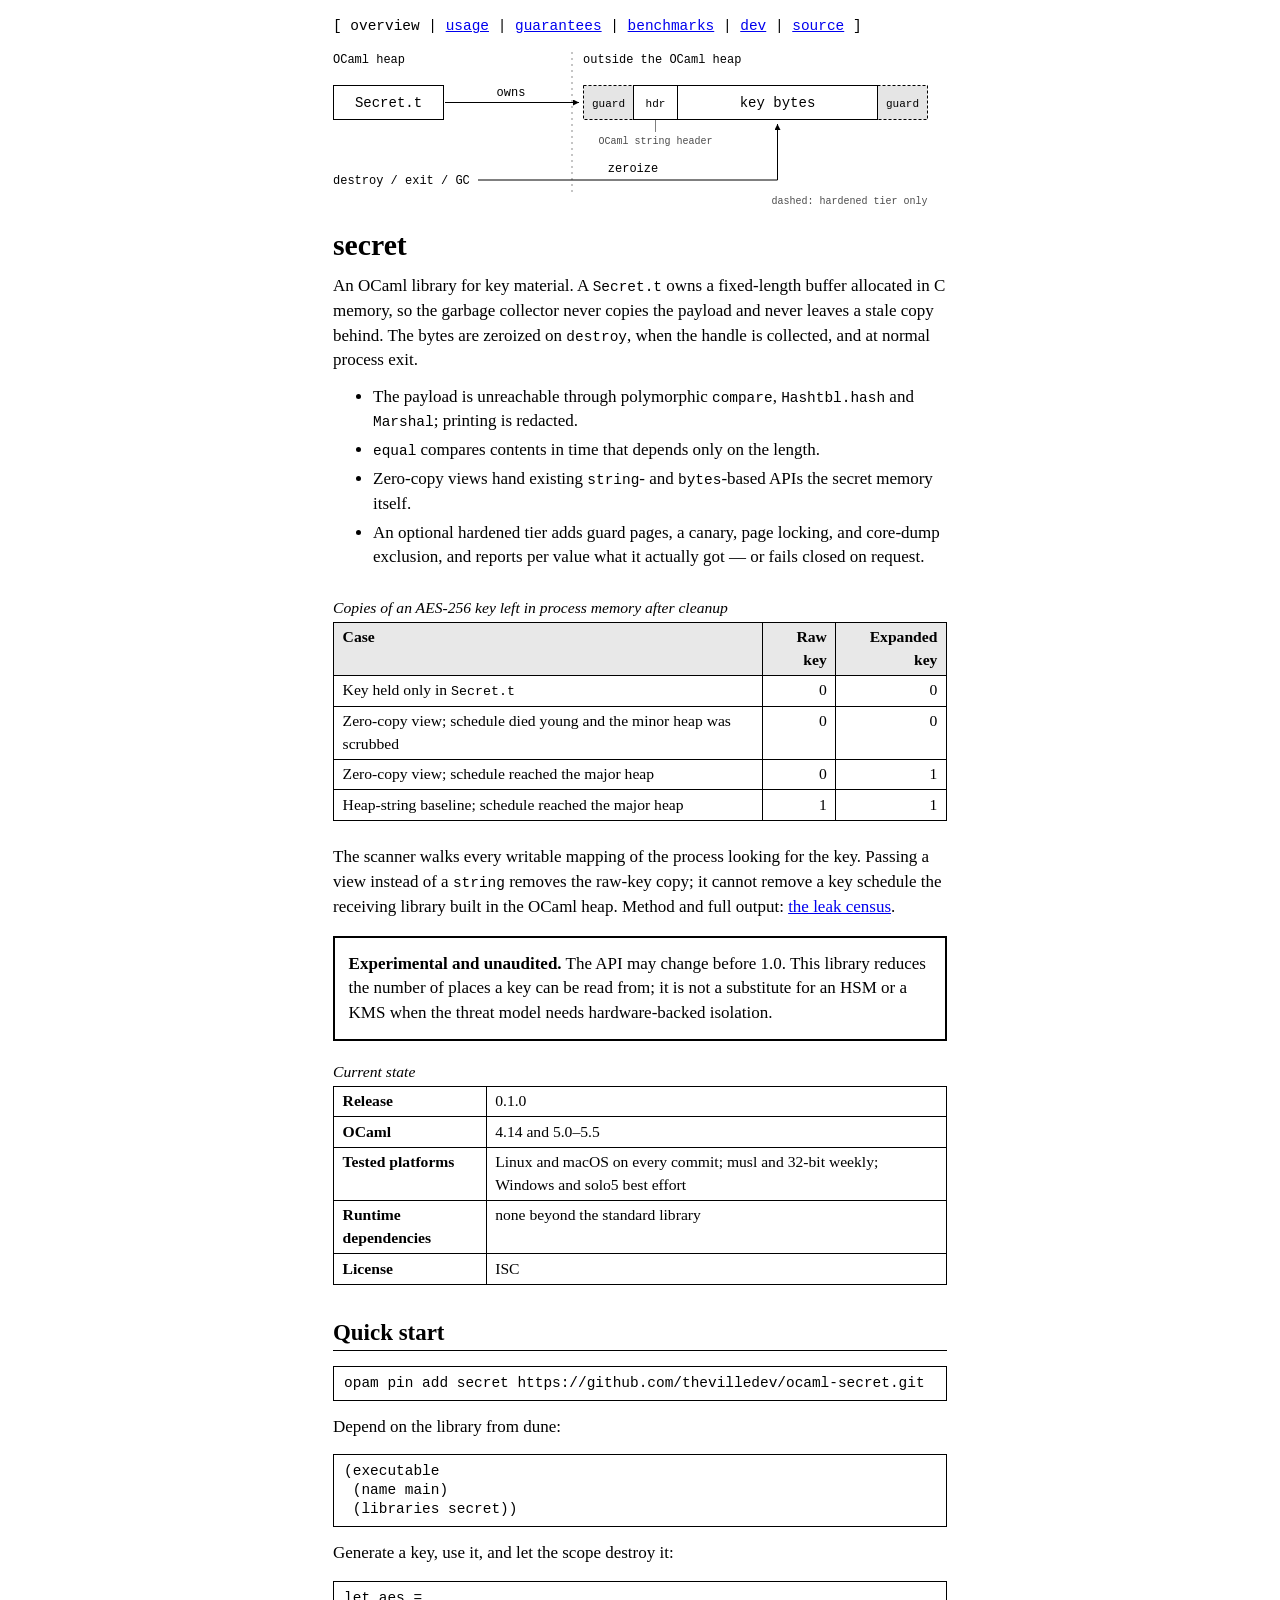
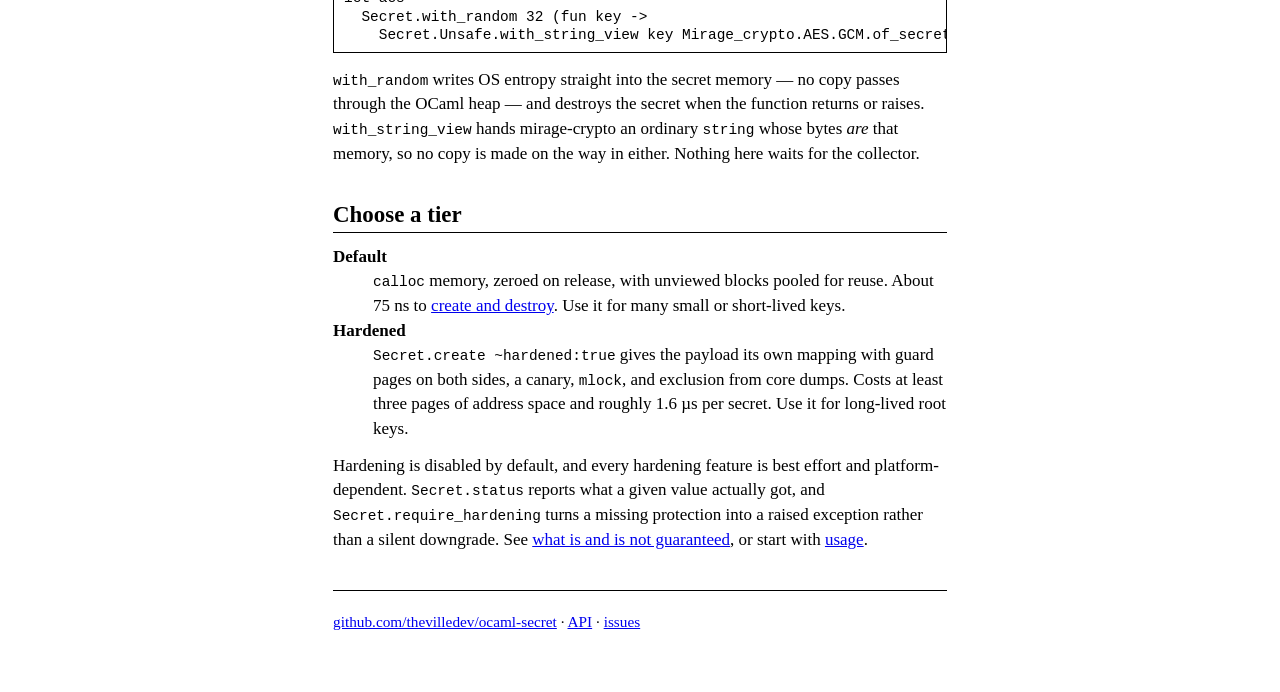
<file: website/index.html>
<!doctype html>
<html lang="en">
  <head>
    <meta charset="utf-8">
    <meta name="viewport" content="width=device-width, initial-scale=1">
    <meta
      name="description"
      content="secret is an OCaml library that keeps key material outside the OCaml heap, with explicit zeroization, constant-time equality, and zero-copy views."
    >
    <meta name="theme-color" content="#ffffff">
    <meta property="og:type" content="website">
    <meta property="og:title" content="secret">
    <meta
      property="og:description"
      content="Key material outside the OCaml heap. Zeroized on destroy, on collection, and at exit."
    >
    <meta property="og:url" content="https://ville.dev/ocaml-secret/">
    <meta property="og:image" content="https://ville.dev/ocaml-secret/og.png">
    <meta property="og:image:width" content="1200">
    <meta property="og:image:height" content="630">
    <meta property="og:image:alt" content="secret — zeroized secret memory outside the OCaml heap">
    <meta name="twitter:card" content="summary_large_image">
    <meta name="twitter:title" content="secret">
    <meta name="twitter:description" content="Key material outside the OCaml heap. Zeroized on destroy, on collection, and at exit.">
    <meta name="twitter:image" content="https://ville.dev/ocaml-secret/og.png">
    <meta name="twitter:image:alt" content="secret — zeroized secret memory outside the OCaml heap">
    <link rel="canonical" href="https://ville.dev/ocaml-secret/">
    <link rel="stylesheet" href="styles.css">
    <title>secret: zeroized secret memory outside the OCaml heap</title>
  </head>
  <body>
    <a class="skip-link" href="#content">Skip to content</a>
    <nav class="top" aria-label="Primary navigation">
      [ overview |
      <a href="usage.html">usage</a> |
      <a href="guarantees.html">guarantees</a> |
      <a href="benchmarks.html">benchmarks</a> |
      <a href="development.html">dev</a> |
      <a href="https://github.com/thevilledev/ocaml-secret">source</a> ]
    </nav>

    <main id="content">
      <svg class="banner" role="img" viewBox="0 0 610 160" xmlns="http://www.w3.org/2000/svg">
        <title>A Secret.t handle inside the OCaml heap owns a payload outside it: guard pages around an OCaml string header and the key bytes. Destroy, exit and collection all zeroize the key bytes.</title>
        <defs>
          <marker id="secret-arrow" viewBox="0 0 10 10" refX="10" refY="5" markerWidth="6" markerHeight="6" orient="auto">
            <path d="M 0 0 L 10 5 L 0 10 z" fill="currentColor"/>
          </marker>
        </defs>
        <g font-family="ui-monospace, 'SF Mono', Menlo, Consolas, 'Liberation Mono', monospace" fill="currentColor">
          <text x="0" y="11" font-size="12">OCaml heap</text>
          <text x="250" y="11" font-size="12">outside the OCaml heap</text>
          <line x1="239" y1="0" x2="239" y2="140" stroke="currentColor" stroke-dasharray="2 4" opacity="0.45"/>

          <rect x="0.5" y="33.5" width="110" height="34" fill="none" stroke="currentColor"/>
          <text x="55.5" y="55" font-size="14" text-anchor="middle">Secret.t</text>

          <text x="178" y="44" font-size="12" text-anchor="middle">owns</text>
          <line x1="112" y1="50.5" x2="246" y2="50.5" stroke="currentColor" marker-end="url(#secret-arrow)"/>

          <rect x="250.5" y="33.5" width="50" height="34" fill="currentColor" fill-opacity="0.1" stroke="currentColor" stroke-dasharray="3 2"/>
          <rect x="300.5" y="33.5" width="44" height="34" fill="none" stroke="currentColor"/>
          <rect x="344.5" y="33.5" width="200" height="34" fill="none" stroke="currentColor"/>
          <rect x="544.5" y="33.5" width="50" height="34" fill="currentColor" fill-opacity="0.1" stroke="currentColor" stroke-dasharray="3 2"/>

          <text x="275.5" y="55" font-size="11" text-anchor="middle">guard</text>
          <text x="322.5" y="55" font-size="11" text-anchor="middle">hdr</text>
          <text x="444.5" y="55" font-size="14" text-anchor="middle">key bytes</text>
          <text x="569.5" y="55" font-size="11" text-anchor="middle">guard</text>

          <path d="M 322.5 68 L 322.5 80" fill="none" stroke="currentColor" opacity="0.5"/>
          <text x="322.5" y="92" font-size="10" text-anchor="middle" opacity="0.7">OCaml string header</text>

          <text x="0" y="132" font-size="12">destroy / exit / GC</text>
          <text x="300" y="120" font-size="12" text-anchor="middle">zeroize</text>
          <path d="M 145 128 L 444.5 128 L 444.5 72" fill="none" stroke="currentColor" marker-end="url(#secret-arrow)"/>

          <text x="594.5" y="152" font-size="10" text-anchor="end" opacity="0.7">dashed: hardened tier only</text>
        </g>
      </svg>
      <h1>secret</h1>

      <p>
        An OCaml library for key material. A <code>Secret.t</code> owns a
        fixed-length buffer allocated in C memory, so the garbage collector
        never copies the payload and never leaves a stale copy behind. The
        bytes are zeroized on <code>destroy</code>, when the handle is
        collected, and at normal process exit.
      </p>

      <ul>
        <li>The payload is unreachable through polymorphic <code>compare</code>, <code>Hashtbl.hash</code> and <code>Marshal</code>; printing is redacted.</li>
        <li><code>equal</code> compares contents in time that depends only on the length.</li>
        <li>Zero-copy views hand existing <code>string</code>- and <code>bytes</code>-based APIs the secret memory itself.</li>
        <li>An optional hardened tier adds guard pages, a canary, page locking, and core-dump exclusion, and reports per value what it actually got &mdash; or fails closed on request.</li>
      </ul>

      <div class="table-scroll">
        <table>
          <caption>Copies of an AES-256 key left in process memory after cleanup</caption>
          <thead>
            <tr>
              <th scope="col">Case</th>
              <th scope="col" class="n">Raw key</th>
              <th scope="col" class="n">Expanded key</th>
            </tr>
          </thead>
          <tbody>
            <tr><td>Key held only in <code>Secret.t</code></td><td class="n">0</td><td class="n">0</td></tr>
            <tr><td>Zero-copy view; schedule died young and the minor heap was scrubbed</td><td class="n">0</td><td class="n">0</td></tr>
            <tr><td>Zero-copy view; schedule reached the major heap</td><td class="n">0</td><td class="n">1</td></tr>
            <tr><td>Heap-string baseline; schedule reached the major heap</td><td class="n">1</td><td class="n">1</td></tr>
          </tbody>
        </table>
      </div>

      <p>
        The scanner walks every writable mapping of the process looking for the
        key. Passing a view instead of a <code>string</code> removes the raw-key
        copy; it cannot remove a key schedule the receiving library built in the
        OCaml heap. Method and full output:
        <a href="benchmarks.html#census">the leak census</a>.
      </p>

      <div class="notice">
        <p>
          <strong>Experimental and unaudited.</strong> The API may change before 1.0.
          This library reduces the number of places a key can be read from; it
          is not a substitute for an HSM or a KMS when the threat model needs
          hardware-backed isolation.
        </p>
      </div>

      <table>
        <caption>Current state</caption>
        <tbody>
          <tr><th scope="row">Release</th><td>0.1.0</td></tr>
          <tr><th scope="row">OCaml</th><td>4.14 and 5.0&ndash;5.5</td></tr>
          <tr><th scope="row">Tested platforms</th><td>Linux and macOS on every commit; musl and 32-bit weekly; Windows and solo5 best effort</td></tr>
          <tr><th scope="row">Runtime dependencies</th><td>none beyond the standard library</td></tr>
          <tr><th scope="row">License</th><td>ISC</td></tr>
        </tbody>
      </table>

      <h2 id="quick-start">Quick start</h2>

      <pre><code>opam pin add secret https://github.com/thevilledev/ocaml-secret.git</code></pre>

      <p>Depend on the library from dune:</p>

      <pre><code>(executable
 (name main)
 (libraries secret))</code></pre>

      <p>Generate a key, use it, and let the scope destroy it:</p>

      <pre><code>let aes =
  Secret.with_random 32 (fun key -&gt;
    Secret.Unsafe.with_string_view key Mirage_crypto.AES.GCM.of_secret)</code></pre>

      <p>
        <code>with_random</code> writes OS entropy straight into the secret
        memory &mdash; no copy passes through the OCaml heap &mdash; and
        destroys the secret when the function returns or raises.
        <code>with_string_view</code> hands mirage-crypto an ordinary
        <code>string</code> whose bytes <em>are</em> that memory, so no copy is
        made on the way in either. Nothing here waits for the collector.
      </p>

      <h2 id="tiers">Choose a tier</h2>

      <dl>
        <dt><strong>Default</strong></dt>
        <dd>
          <code>calloc</code> memory, zeroed on release, with unviewed blocks
          pooled for reuse.
          About 75&nbsp;ns to
          <a href="benchmarks.html#allocation">create and destroy</a>. Use it for
          many small or short-lived keys.
        </dd>
        <dt><strong>Hardened</strong></dt>
        <dd>
          <code>Secret.create ~hardened:true</code> gives the payload its own
          mapping with guard pages on both sides, a canary, <code>mlock</code>,
          and exclusion from core dumps. Costs at least three pages of address
          space and roughly 1.6&nbsp;&micro;s per secret. Use it for
          long-lived root keys.
        </dd>
      </dl>

      <p>
        Hardening is disabled by default, and every hardening feature is best
        effort and platform-dependent.
        <code>Secret.status</code> reports what a given value actually got, and
        <code>Secret.require_hardening</code> turns a missing protection into a
        raised exception rather than a silent downgrade. See
        <a href="guarantees.html">what is and is not guaranteed</a>, or start
        with <a href="usage.html">usage</a>.
      </p>
    </main>

    <footer>
      <p>
        <a href="https://github.com/thevilledev/ocaml-secret">github.com/thevilledev/ocaml-secret</a>
        &middot; <a href="https://github.com/thevilledev/ocaml-secret/blob/main/src/secret.mli">API</a>
        &middot; <a href="https://github.com/thevilledev/ocaml-secret/issues">issues</a>
      </p>
    </footer>
  </body>
</html>
</file>
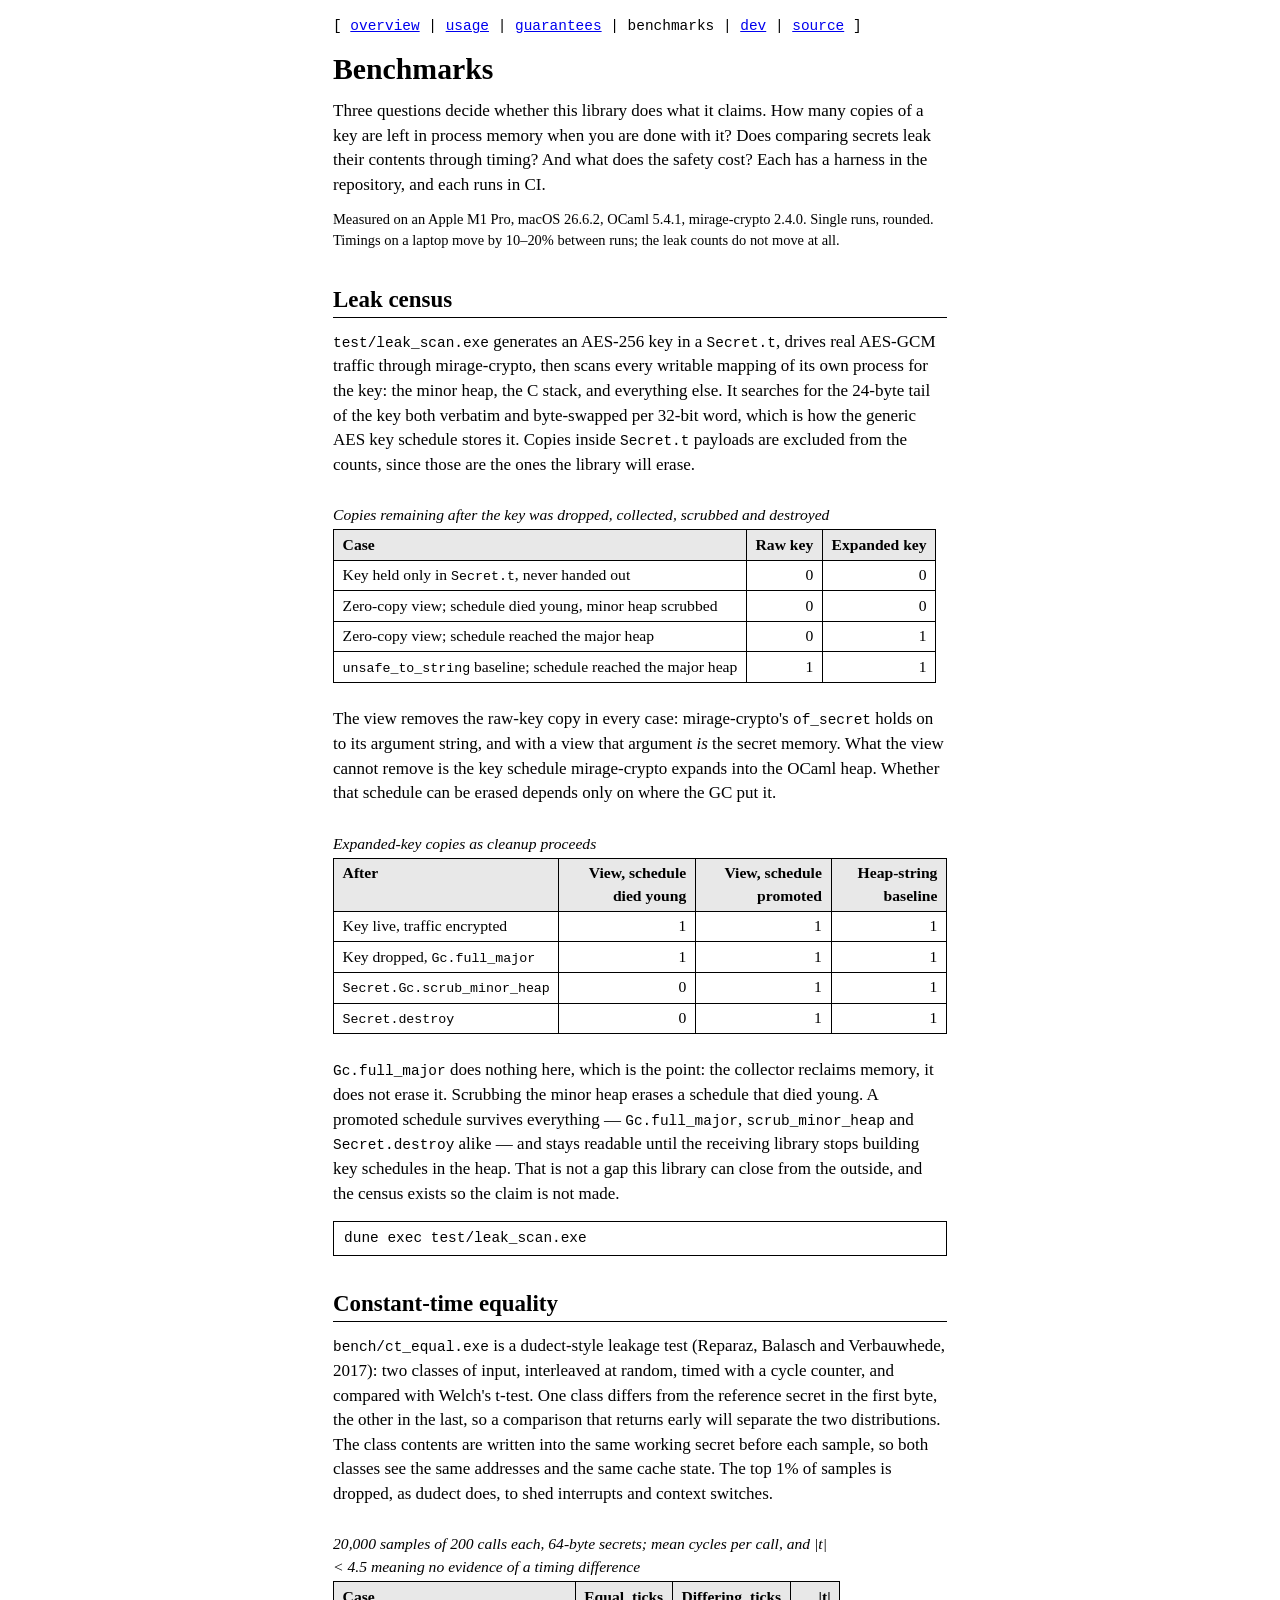
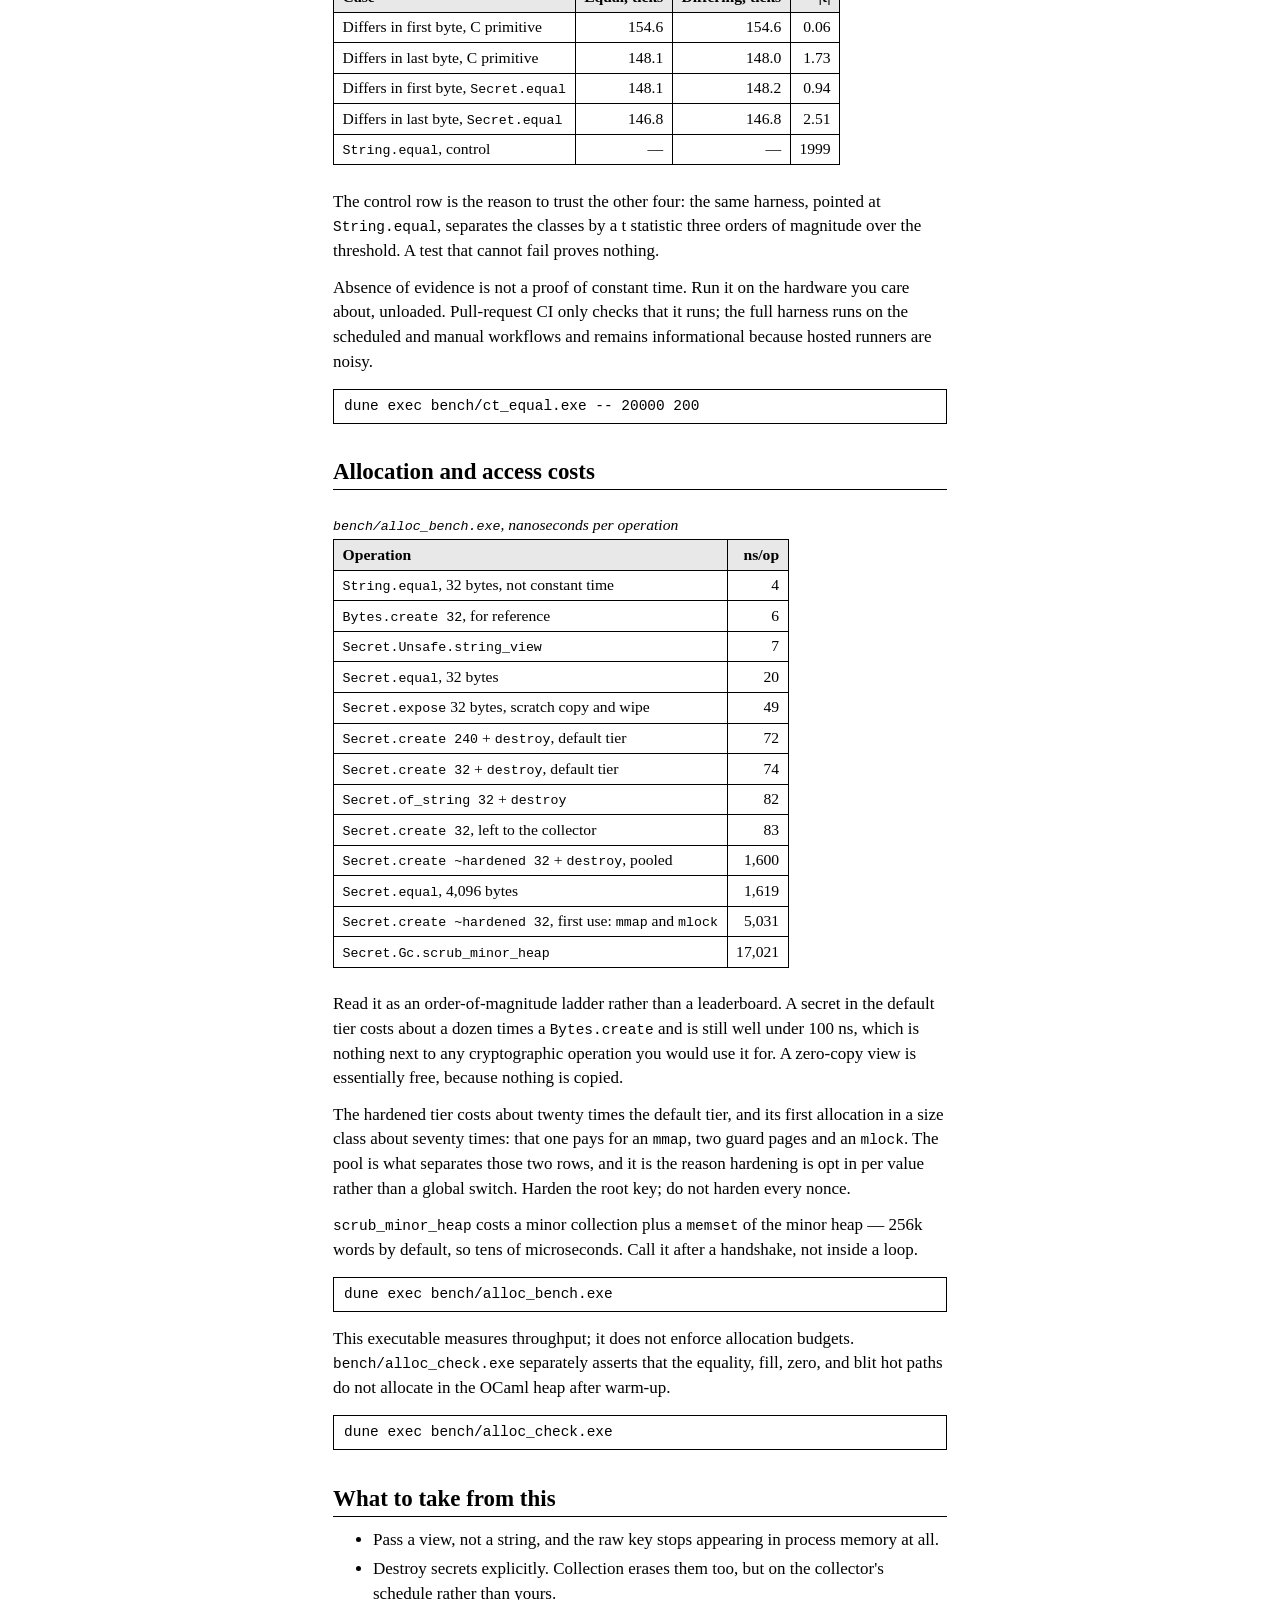
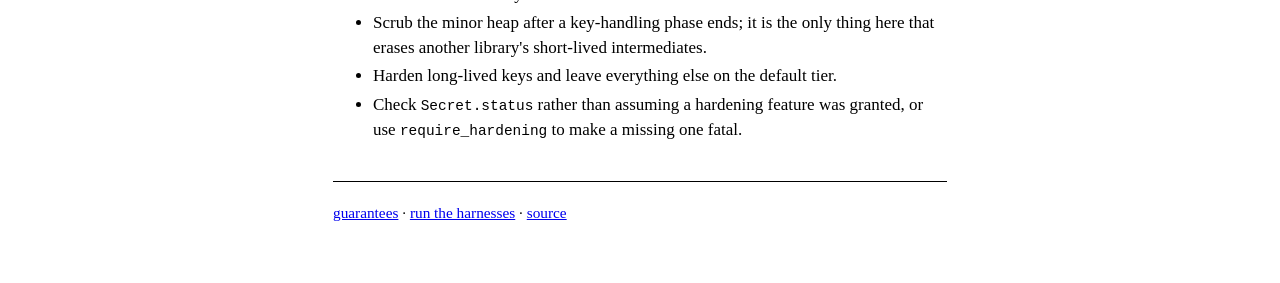
<file: website/benchmarks.html>
<!doctype html>
<html lang="en">
  <head>
    <meta charset="utf-8">
    <meta name="viewport" content="width=device-width, initial-scale=1">
    <meta name="description" content="Measured results for the OCaml secret library: a process-memory leak census, a dudect constant-time test, and allocation costs.">
    <meta name="theme-color" content="#ffffff">
    <meta property="og:type" content="website">
    <meta property="og:title" content="secret benchmarks">
    <meta property="og:description" content="How many key copies survive in process memory, whether equality leaks timing, and what each tier costs.">
    <meta property="og:url" content="https://ville.dev/ocaml-secret/benchmarks.html">
    <meta name="twitter:card" content="summary">
    <meta name="twitter:title" content="secret benchmarks">
    <meta name="twitter:description" content="How many key copies survive in process memory, whether equality leaks timing, and what each tier costs.">
    <link rel="canonical" href="https://ville.dev/ocaml-secret/benchmarks.html">
    <link rel="stylesheet" href="styles.css">
    <title>secret benchmarks</title>
  </head>
  <body>
    <a class="skip-link" href="#content">Skip to content</a>
    <nav class="top" aria-label="Primary navigation">
      [ <a href="index.html">overview</a> |
      <a href="usage.html">usage</a> |
      <a href="guarantees.html">guarantees</a> |
      benchmarks |
      <a href="development.html">dev</a> |
      <a href="https://github.com/thevilledev/ocaml-secret">source</a> ]
    </nav>

    <main id="content">
      <h1>Benchmarks</h1>

      <p>
        Three questions decide whether this library does what it claims. How
        many copies of a key are left in process memory when you are done with
        it? Does comparing secrets leak their contents through timing? And what
        does the safety cost? Each has a harness in the repository, and each
        runs in CI.
      </p>

      <p class="fine">
        Measured on an Apple M1 Pro, macOS 26.6.2, OCaml 5.4.1, mirage-crypto
        2.4.0. Single runs, rounded. Timings on a laptop move by 10&ndash;20%
        between runs; the leak counts do not move at all.
      </p>

      <h2 id="census">Leak census</h2>

      <p>
        <code>test/leak_scan.exe</code> generates an AES-256 key in a
        <code>Secret.t</code>, drives real AES-GCM traffic through
        mirage-crypto, then scans every writable mapping of its own process for
        the key: the minor heap, the C stack, and everything else. It searches
        for the 24-byte tail of the key both verbatim and byte-swapped per
        32-bit word, which is how the generic AES key schedule stores it.
        Copies inside <code>Secret.t</code> payloads are excluded from the
        counts, since those are the ones the library will erase.
      </p>

      <div class="table-scroll">
        <table>
          <caption>Copies remaining after the key was dropped, collected, scrubbed and destroyed</caption>
          <thead>
            <tr>
              <th scope="col">Case</th>
              <th scope="col" class="n">Raw key</th>
              <th scope="col" class="n">Expanded key</th>
            </tr>
          </thead>
          <tbody>
            <tr><td>Key held only in <code>Secret.t</code>, never handed out</td><td class="n">0</td><td class="n">0</td></tr>
            <tr><td>Zero-copy view; schedule died young, minor heap scrubbed</td><td class="n">0</td><td class="n">0</td></tr>
            <tr><td>Zero-copy view; schedule reached the major heap</td><td class="n">0</td><td class="n">1</td></tr>
            <tr><td><code>unsafe_to_string</code> baseline; schedule reached the major heap</td><td class="n">1</td><td class="n">1</td></tr>
          </tbody>
        </table>
      </div>

      <p>
        The view removes the raw-key copy in every case: mirage-crypto's
        <code>of_secret</code> holds on to its argument string, and with a view
        that argument <em>is</em> the secret memory. What the view cannot remove
        is the key schedule mirage-crypto expands into the OCaml heap. Whether
        that schedule can be erased depends only on where the GC put it.
      </p>

      <div class="table-scroll">
        <table>
          <caption>Expanded-key copies as cleanup proceeds</caption>
          <thead>
            <tr>
              <th scope="col">After</th>
              <th scope="col" class="n">View, schedule died young</th>
              <th scope="col" class="n">View, schedule promoted</th>
              <th scope="col" class="n">Heap-string baseline</th>
            </tr>
          </thead>
          <tbody>
            <tr><td>Key live, traffic encrypted</td><td class="n">1</td><td class="n">1</td><td class="n">1</td></tr>
            <tr><td>Key dropped, <code>Gc.full_major</code></td><td class="n">1</td><td class="n">1</td><td class="n">1</td></tr>
            <tr><td><code>Secret.Gc.scrub_minor_heap</code></td><td class="n">0</td><td class="n">1</td><td class="n">1</td></tr>
            <tr><td><code>Secret.destroy</code></td><td class="n">0</td><td class="n">1</td><td class="n">1</td></tr>
          </tbody>
        </table>
      </div>

      <p>
        <code>Gc.full_major</code> does nothing here, which is the point: the
        collector reclaims memory, it does not erase it. Scrubbing the minor
        heap erases a schedule that died young. A promoted schedule survives
        everything &mdash; <code>Gc.full_major</code>,
        <code>scrub_minor_heap</code> and <code>Secret.destroy</code> alike
        &mdash; and stays readable until the receiving library stops building
        key schedules in the heap. That is not a gap this library can close from
        the outside, and the census exists so the claim is not made.
      </p>

      <pre><code>dune exec test/leak_scan.exe</code></pre>

      <h2 id="constant-time">Constant-time equality</h2>

      <p>
        <code>bench/ct_equal.exe</code> is a dudect-style leakage test
        (Reparaz, Balasch and Verbauwhede, 2017): two classes of input,
        interleaved at random, timed with a cycle counter, and compared with
        Welch's t-test. One class differs from the reference secret in the
        first byte, the other in the last, so a comparison that returns early
        will separate the two distributions. The class contents are written into
        the same working secret before each sample, so both classes see the same
        addresses and the same cache state. The top 1% of samples is dropped, as
        dudect does, to shed interrupts and context switches.
      </p>

      <div class="table-scroll">
        <table>
          <caption>20,000 samples of 200 calls each, 64-byte secrets; mean cycles per call, and |t| &lt; 4.5 meaning no evidence of a timing difference</caption>
          <thead>
            <tr>
              <th scope="col">Case</th>
              <th scope="col" class="n">Equal, ticks</th>
              <th scope="col" class="n">Differing, ticks</th>
              <th scope="col" class="n">|t|</th>
            </tr>
          </thead>
          <tbody>
            <tr><td>Differs in first byte, C primitive</td><td class="n">154.6</td><td class="n">154.6</td><td class="n">0.06</td></tr>
            <tr><td>Differs in last byte, C primitive</td><td class="n">148.1</td><td class="n">148.0</td><td class="n">1.73</td></tr>
            <tr><td>Differs in first byte, <code>Secret.equal</code></td><td class="n">148.1</td><td class="n">148.2</td><td class="n">0.94</td></tr>
            <tr><td>Differs in last byte, <code>Secret.equal</code></td><td class="n">146.8</td><td class="n">146.8</td><td class="n">2.51</td></tr>
            <tr><td><code>String.equal</code>, control</td><td class="n">&mdash;</td><td class="n">&mdash;</td><td class="n">1999</td></tr>
          </tbody>
        </table>
      </div>

      <p>
        The control row is the reason to trust the other four: the same harness,
        pointed at <code>String.equal</code>, separates the classes by a t
        statistic three orders of magnitude over the threshold. A test that
        cannot fail proves nothing.
      </p>

      <p>
        Absence of evidence is not a proof of constant time. Run it on the
        hardware you care about, unloaded. Pull-request CI only checks that it
        runs; the full harness runs on the scheduled and manual workflows and
        remains informational because hosted runners are noisy.
      </p>

      <pre><code>dune exec bench/ct_equal.exe -- 20000 200</code></pre>

      <h2 id="allocation">Allocation and access costs</h2>

      <div class="table-scroll">
        <table>
          <caption><code>bench/alloc_bench.exe</code>, nanoseconds per operation</caption>
          <thead>
            <tr>
              <th scope="col">Operation</th>
              <th scope="col" class="n">ns/op</th>
            </tr>
          </thead>
          <tbody>
            <tr><td><code>String.equal</code>, 32 bytes, not constant time</td><td class="n">4</td></tr>
            <tr><td><code>Bytes.create 32</code>, for reference</td><td class="n">6</td></tr>
            <tr><td><code>Secret.Unsafe.string_view</code></td><td class="n">7</td></tr>
            <tr><td><code>Secret.equal</code>, 32 bytes</td><td class="n">20</td></tr>
            <tr><td><code>Secret.expose</code> 32 bytes, scratch copy and wipe</td><td class="n">49</td></tr>
            <tr><td><code>Secret.create 240</code> + <code>destroy</code>, default tier</td><td class="n">72</td></tr>
            <tr><td><code>Secret.create 32</code> + <code>destroy</code>, default tier</td><td class="n">74</td></tr>
            <tr><td><code>Secret.of_string 32</code> + <code>destroy</code></td><td class="n">82</td></tr>
            <tr><td><code>Secret.create 32</code>, left to the collector</td><td class="n">83</td></tr>
            <tr><td><code>Secret.create ~hardened 32</code> + <code>destroy</code>, pooled</td><td class="n">1,600</td></tr>
            <tr><td><code>Secret.equal</code>, 4,096 bytes</td><td class="n">1,619</td></tr>
            <tr><td><code>Secret.create ~hardened 32</code>, first use: <code>mmap</code> and <code>mlock</code></td><td class="n">5,031</td></tr>
            <tr><td><code>Secret.Gc.scrub_minor_heap</code></td><td class="n">17,021</td></tr>
          </tbody>
        </table>
      </div>

      <p>
        Read it as an order-of-magnitude ladder rather than a leaderboard. A
        secret in the default tier costs about a dozen times a
        <code>Bytes.create</code> and is still well under 100&nbsp;ns, which is
        nothing next to any cryptographic operation you would use it for. A
        zero-copy view is essentially free, because nothing is copied.
      </p>

      <p>
        The hardened tier costs about twenty times the default tier, and its
        first allocation in a size class about seventy times: that one pays for
        an <code>mmap</code>, two guard pages and an <code>mlock</code>. The
        pool is what separates those two rows, and it is the reason hardening is
        opt in per value rather than a global switch. Harden the root key; do
        not harden every nonce.
      </p>

      <p>
        <code>scrub_minor_heap</code> costs a minor collection plus a
        <code>memset</code> of the minor heap &mdash; 256k words by default, so
        tens of microseconds. Call it after a handshake, not inside a loop.
      </p>

      <pre><code>dune exec bench/alloc_bench.exe</code></pre>

      <p>
        This executable measures throughput; it does not enforce allocation
        budgets. <code>bench/alloc_check.exe</code> separately asserts that the
        equality, fill, zero, and blit hot paths do not allocate in the OCaml
        heap after warm-up.
      </p>

      <pre><code>dune exec bench/alloc_check.exe</code></pre>

      <h2 id="reading">What to take from this</h2>

      <ul>
        <li>Pass a view, not a string, and the raw key stops appearing in
          process memory at all.</li>
        <li>Destroy secrets explicitly. Collection erases them too, but on the
          collector's schedule rather than yours.</li>
        <li>Scrub the minor heap after a key-handling phase ends; it is the only
          thing here that erases another library's short-lived intermediates.</li>
        <li>Harden long-lived keys and leave everything else on the default
          tier.</li>
        <li>Check <code>Secret.status</code> rather than assuming a hardening
          feature was granted, or use <code>require_hardening</code> to make a
          missing one fatal.</li>
      </ul>
    </main>

    <footer>
      <p>
        <a href="guarantees.html">guarantees</a> &middot;
        <a href="development.html">run the harnesses</a> &middot;
        <a href="https://github.com/thevilledev/ocaml-secret">source</a>
      </p>
    </footer>
  </body>
</html>
</file>
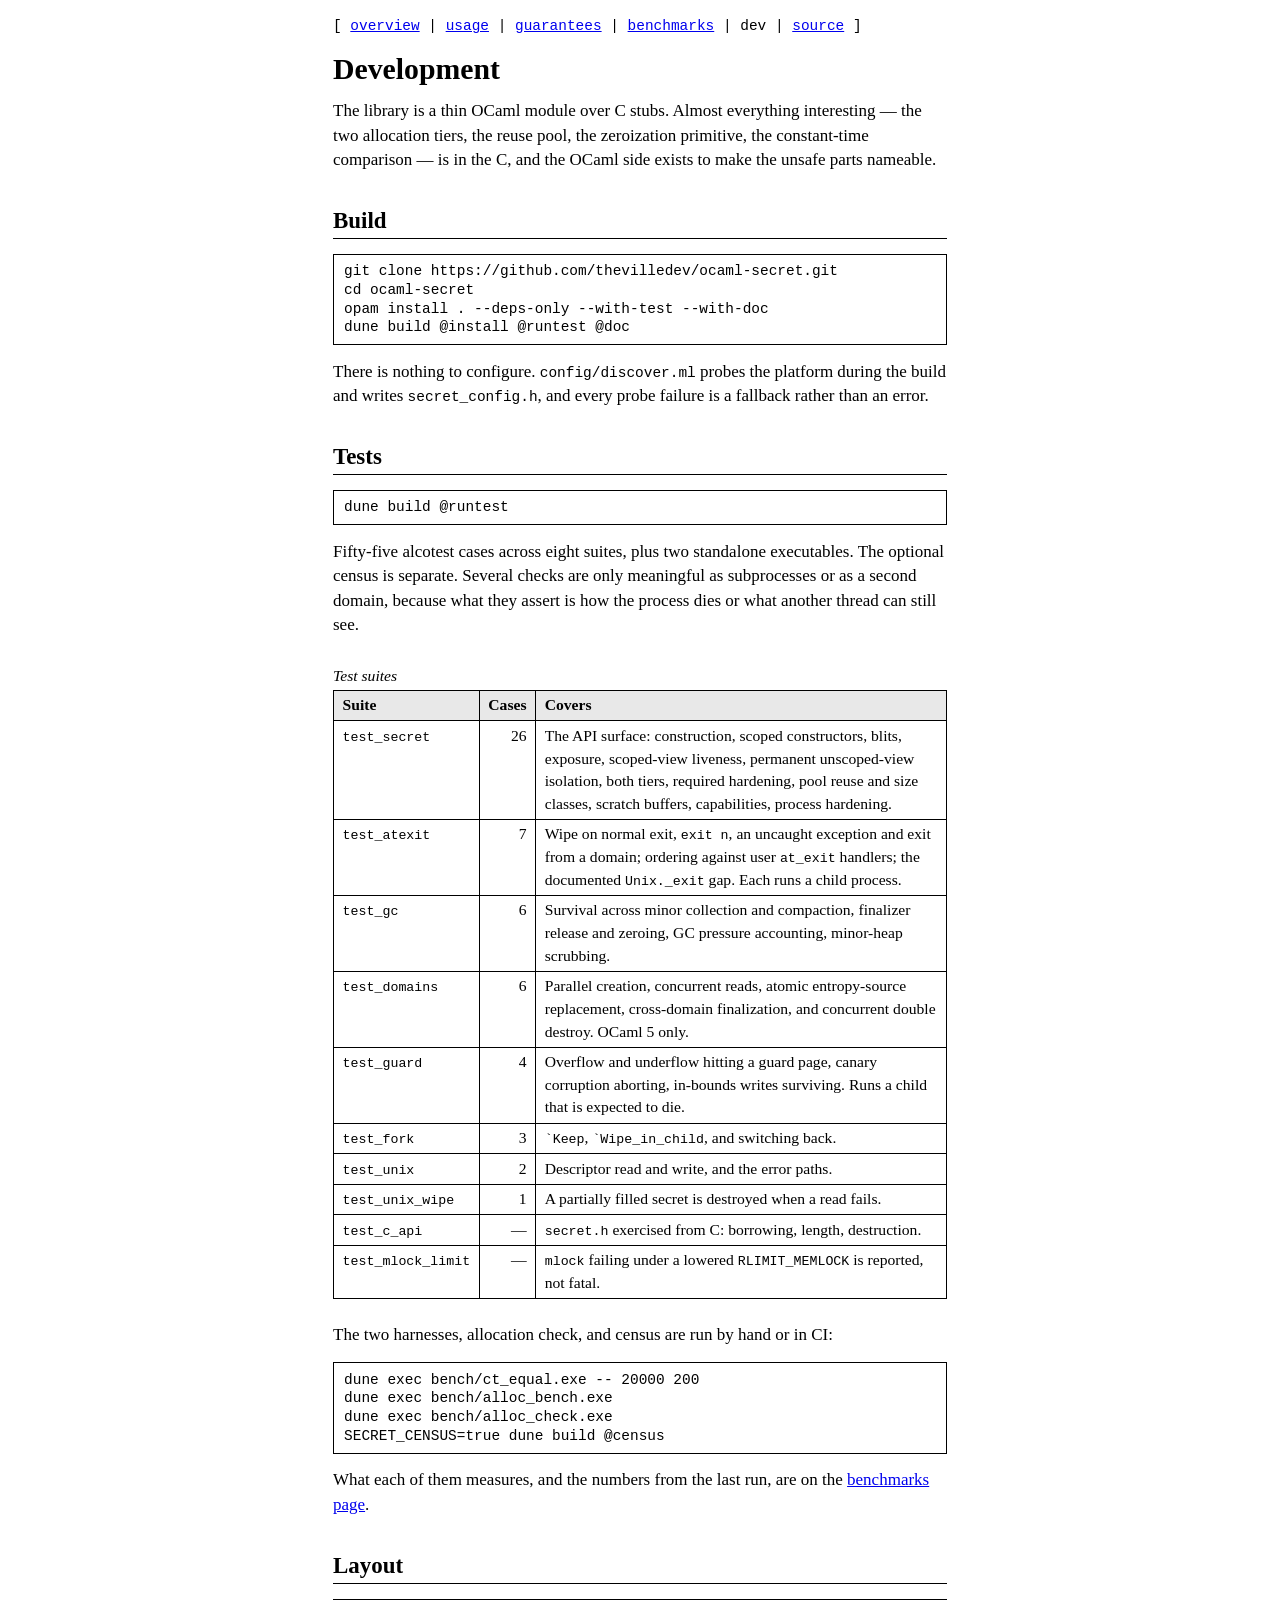
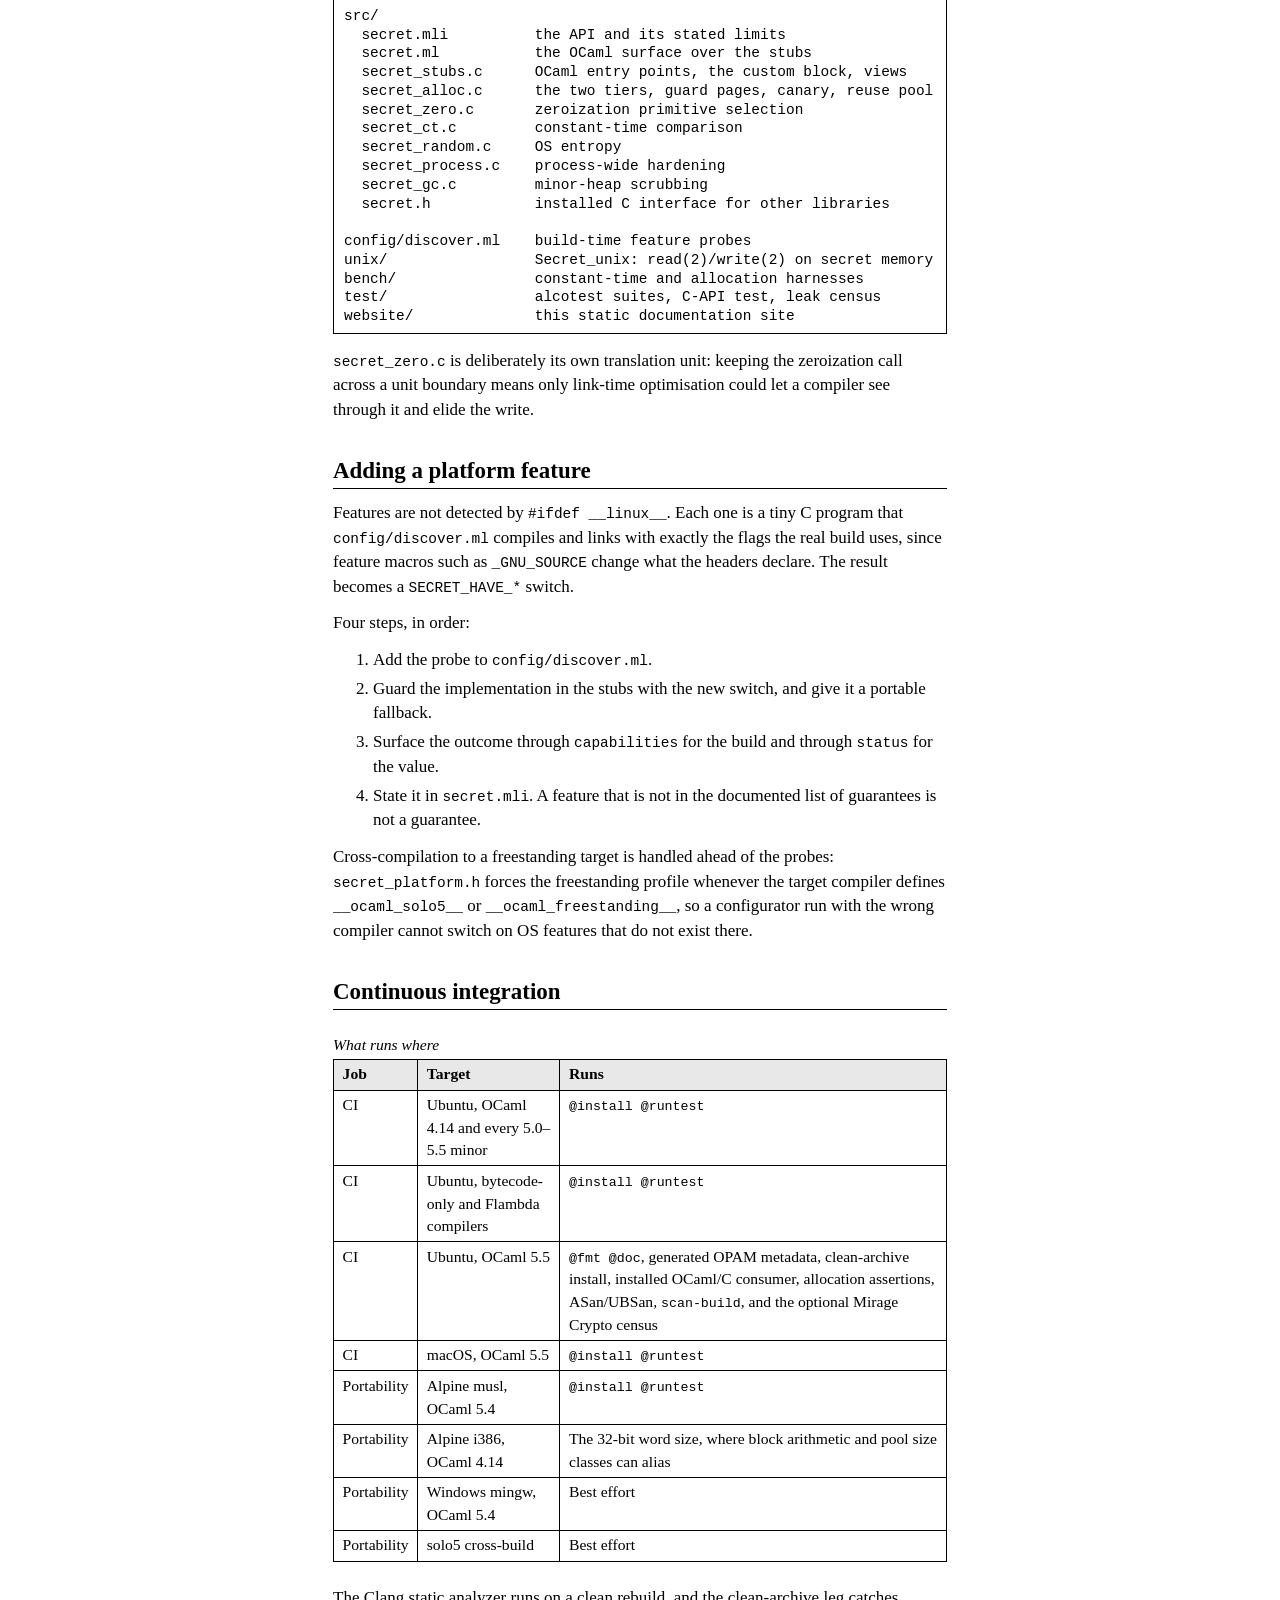
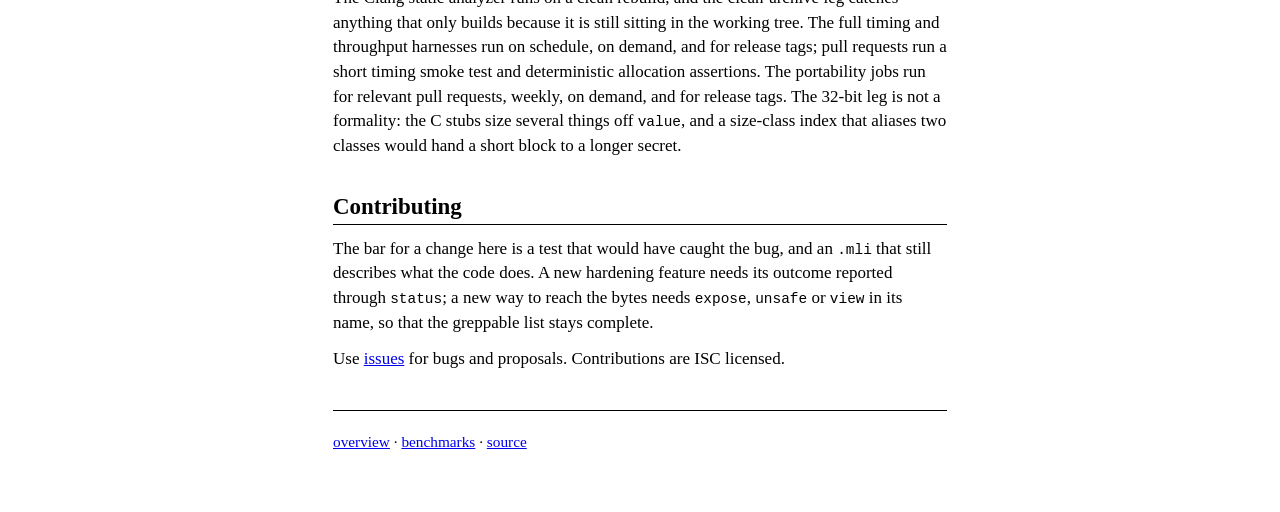
<file: website/development.html>
<!doctype html>
<html lang="en">
  <head>
    <meta charset="utf-8">
    <meta name="viewport" content="width=device-width, initial-scale=1">
    <meta name="description" content="Build, test, and extend the OCaml secret library: layout, test suites, platform probes, and the portability matrix.">
    <meta name="theme-color" content="#ffffff">
    <meta property="og:type" content="website">
    <meta property="og:title" content="Developing secret">
    <meta property="og:description" content="Build and test the library, understand its layout, and add a platform feature.">
    <meta property="og:url" content="https://ville.dev/ocaml-secret/development.html">
    <meta name="twitter:card" content="summary">
    <meta name="twitter:title" content="Developing secret">
    <meta name="twitter:description" content="Build and test the library, understand its layout, and add a platform feature.">
    <link rel="canonical" href="https://ville.dev/ocaml-secret/development.html">
    <link rel="stylesheet" href="styles.css">
    <title>Developing secret</title>
  </head>
  <body>
    <a class="skip-link" href="#content">Skip to content</a>
    <nav class="top" aria-label="Primary navigation">
      [ <a href="index.html">overview</a> |
      <a href="usage.html">usage</a> |
      <a href="guarantees.html">guarantees</a> |
      <a href="benchmarks.html">benchmarks</a> |
      dev |
      <a href="https://github.com/thevilledev/ocaml-secret">source</a> ]
    </nav>

    <main id="content">
      <h1>Development</h1>

      <p>
        The library is a thin OCaml module over C stubs. Almost everything
        interesting &mdash; the two allocation tiers, the reuse pool, the
        zeroization primitive, the constant-time comparison &mdash; is in the C,
        and the OCaml side exists to make the unsafe parts nameable.
      </p>

      <h2 id="setup">Build</h2>

      <pre><code>git clone https://github.com/thevilledev/ocaml-secret.git
cd ocaml-secret
opam install . --deps-only --with-test --with-doc
dune build @install @runtest @doc</code></pre>

      <p>
        There is nothing to configure. <code>config/discover.ml</code> probes
        the platform during the build and writes
        <code>secret_config.h</code>, and every probe failure is a fallback
        rather than an error.
      </p>

      <h2 id="tests">Tests</h2>

      <pre><code>dune build @runtest</code></pre>

      <p>
        Fifty-five alcotest cases across eight suites, plus two standalone
        executables. The optional census is separate. Several checks are only
        meaningful as subprocesses or as a second domain, because what they
        assert is how the process dies or what another thread can still see.
      </p>

      <div class="table-scroll">
        <table>
          <caption>Test suites</caption>
          <thead>
            <tr><th scope="col">Suite</th><th scope="col" class="n">Cases</th><th scope="col">Covers</th></tr>
          </thead>
          <tbody>
            <tr><td><code>test_secret</code></td><td class="n">26</td><td>The API surface: construction, scoped constructors, blits, exposure, scoped-view liveness, permanent unscoped-view isolation, both tiers, required hardening, pool reuse and size classes, scratch buffers, capabilities, process hardening.</td></tr>
            <tr><td><code>test_atexit</code></td><td class="n">7</td><td>Wipe on normal exit, <code>exit n</code>, an uncaught exception and exit from a domain; ordering against user <code>at_exit</code> handlers; the documented <code>Unix._exit</code> gap. Each runs a child process.</td></tr>
            <tr><td><code>test_gc</code></td><td class="n">6</td><td>Survival across minor collection and compaction, finalizer release and zeroing, GC pressure accounting, minor-heap scrubbing.</td></tr>
            <tr><td><code>test_domains</code></td><td class="n">6</td><td>Parallel creation, concurrent reads, atomic entropy-source replacement, cross-domain finalization, and concurrent double destroy. OCaml 5 only.</td></tr>
            <tr><td><code>test_guard</code></td><td class="n">4</td><td>Overflow and underflow hitting a guard page, canary corruption aborting, in-bounds writes surviving. Runs a child that is expected to die.</td></tr>
            <tr><td><code>test_fork</code></td><td class="n">3</td><td><code>`Keep</code>, <code>`Wipe_in_child</code>, and switching back.</td></tr>
            <tr><td><code>test_unix</code></td><td class="n">2</td><td>Descriptor read and write, and the error paths.</td></tr>
            <tr><td><code>test_unix_wipe</code></td><td class="n">1</td><td>A partially filled secret is destroyed when a read fails.</td></tr>
            <tr><td><code>test_c_api</code></td><td class="n">&mdash;</td><td><code>secret.h</code> exercised from C: borrowing, length, destruction.</td></tr>
            <tr><td><code>test_mlock_limit</code></td><td class="n">&mdash;</td><td><code>mlock</code> failing under a lowered <code>RLIMIT_MEMLOCK</code> is reported, not fatal.</td></tr>
          </tbody>
        </table>
      </div>

      <p>The two harnesses, allocation check, and census are run by hand or in CI:</p>

      <pre><code>dune exec bench/ct_equal.exe -- 20000 200
dune exec bench/alloc_bench.exe
dune exec bench/alloc_check.exe
SECRET_CENSUS=true dune build @census</code></pre>

      <p>
        What each of them measures, and the numbers from the last run, are on
        the <a href="benchmarks.html">benchmarks page</a>.
      </p>

      <h2 id="layout">Layout</h2>

      <pre><code>src/
  secret.mli          the API and its stated limits
  secret.ml           the OCaml surface over the stubs
  secret_stubs.c      OCaml entry points, the custom block, views
  secret_alloc.c      the two tiers, guard pages, canary, reuse pool
  secret_zero.c       zeroization primitive selection
  secret_ct.c         constant-time comparison
  secret_random.c     OS entropy
  secret_process.c    process-wide hardening
  secret_gc.c         minor-heap scrubbing
  secret.h            installed C interface for other libraries

config/discover.ml    build-time feature probes
unix/                 Secret_unix: read(2)/write(2) on secret memory
bench/                constant-time and allocation harnesses
test/                 alcotest suites, C-API test, leak census
website/              this static documentation site</code></pre>

      <p>
        <code>secret_zero.c</code> is deliberately its own translation unit:
        keeping the zeroization call across a unit boundary means only link-time
        optimisation could let a compiler see through it and elide the write.
      </p>

      <h2 id="probes">Adding a platform feature</h2>

      <p>
        Features are not detected by <code>#ifdef __linux__</code>. Each one is
        a tiny C program that <code>config/discover.ml</code> compiles and links
        with exactly the flags the real build uses, since feature macros such as
        <code>_GNU_SOURCE</code> change what the headers declare. The result
        becomes a <code>SECRET_HAVE_*</code> switch.
      </p>

      <p>Four steps, in order:</p>

      <ol>
        <li>Add the probe to <code>config/discover.ml</code>.</li>
        <li>Guard the implementation in the stubs with the new switch, and give
          it a portable fallback.</li>
        <li>Surface the outcome through <code>capabilities</code> for the build
          and through <code>status</code> for the value.</li>
        <li>State it in <code>secret.mli</code>. A feature that is not in the
          documented list of guarantees is not a guarantee.</li>
      </ol>

      <p>
        Cross-compilation to a freestanding target is handled ahead of the
        probes: <code>secret_platform.h</code> forces the freestanding profile
        whenever the target compiler defines <code>__ocaml_solo5__</code> or
        <code>__ocaml_freestanding__</code>, so a configurator run with the wrong
        compiler cannot switch on OS features that do not exist there.
      </p>

      <h2 id="ci">Continuous integration</h2>

      <div class="table-scroll">
        <table>
          <caption>What runs where</caption>
          <thead>
            <tr><th scope="col">Job</th><th scope="col">Target</th><th scope="col">Runs</th></tr>
          </thead>
          <tbody>
            <tr><td>CI</td><td>Ubuntu, OCaml 4.14 and every 5.0–5.5 minor</td><td><code>@install @runtest</code></td></tr>
            <tr><td>CI</td><td>Ubuntu, bytecode-only and Flambda compilers</td><td><code>@install @runtest</code></td></tr>
            <tr><td>CI</td><td>Ubuntu, OCaml 5.5</td><td><code>@fmt @doc</code>, generated OPAM metadata, clean-archive install, installed OCaml/C consumer, allocation assertions, ASan/UBSan, <code>scan-build</code>, and the optional Mirage Crypto census</td></tr>
            <tr><td>CI</td><td>macOS, OCaml 5.5</td><td><code>@install @runtest</code></td></tr>
            <tr><td>Portability</td><td>Alpine musl, OCaml 5.4</td><td><code>@install @runtest</code></td></tr>
            <tr><td>Portability</td><td>Alpine i386, OCaml 4.14</td><td>The 32-bit word size, where block arithmetic and pool size classes can alias</td></tr>
            <tr><td>Portability</td><td>Windows mingw, OCaml 5.4</td><td>Best effort</td></tr>
            <tr><td>Portability</td><td>solo5 cross-build</td><td>Best effort</td></tr>
          </tbody>
        </table>
      </div>

      <p>
        The Clang static analyzer runs on a clean rebuild, and the
        clean-archive leg catches anything that only builds because it is still
        sitting in the working tree. The full timing and throughput harnesses
        run on schedule, on demand, and for release tags; pull requests run a
        short timing smoke test and deterministic allocation assertions. The
        portability jobs run for relevant pull requests, weekly, on demand,
        and for release tags.
        The 32-bit leg is not a formality: the C stubs size several things off
        <code>value</code>, and a size-class index that aliases two classes
        would hand a short block to a longer secret.
      </p>

      <h2 id="contributing">Contributing</h2>

      <p>
        The bar for a change here is a test that would have caught the bug, and
        an <code>.mli</code> that still describes what the code does. A new
        hardening feature needs its outcome reported through
        <code>status</code>; a new way to reach the bytes needs
        <code>expose</code>, <code>unsafe</code> or <code>view</code> in its
        name, so that the greppable list stays complete.
      </p>

      <p>
        Use
        <a href="https://github.com/thevilledev/ocaml-secret/issues">issues</a>
        for bugs and proposals. Contributions are ISC licensed.
      </p>
    </main>

    <footer>
      <p>
        <a href="index.html">overview</a> &middot;
        <a href="benchmarks.html">benchmarks</a> &middot;
        <a href="https://github.com/thevilledev/ocaml-secret">source</a>
      </p>
    </footer>
  </body>
</html>
</file>
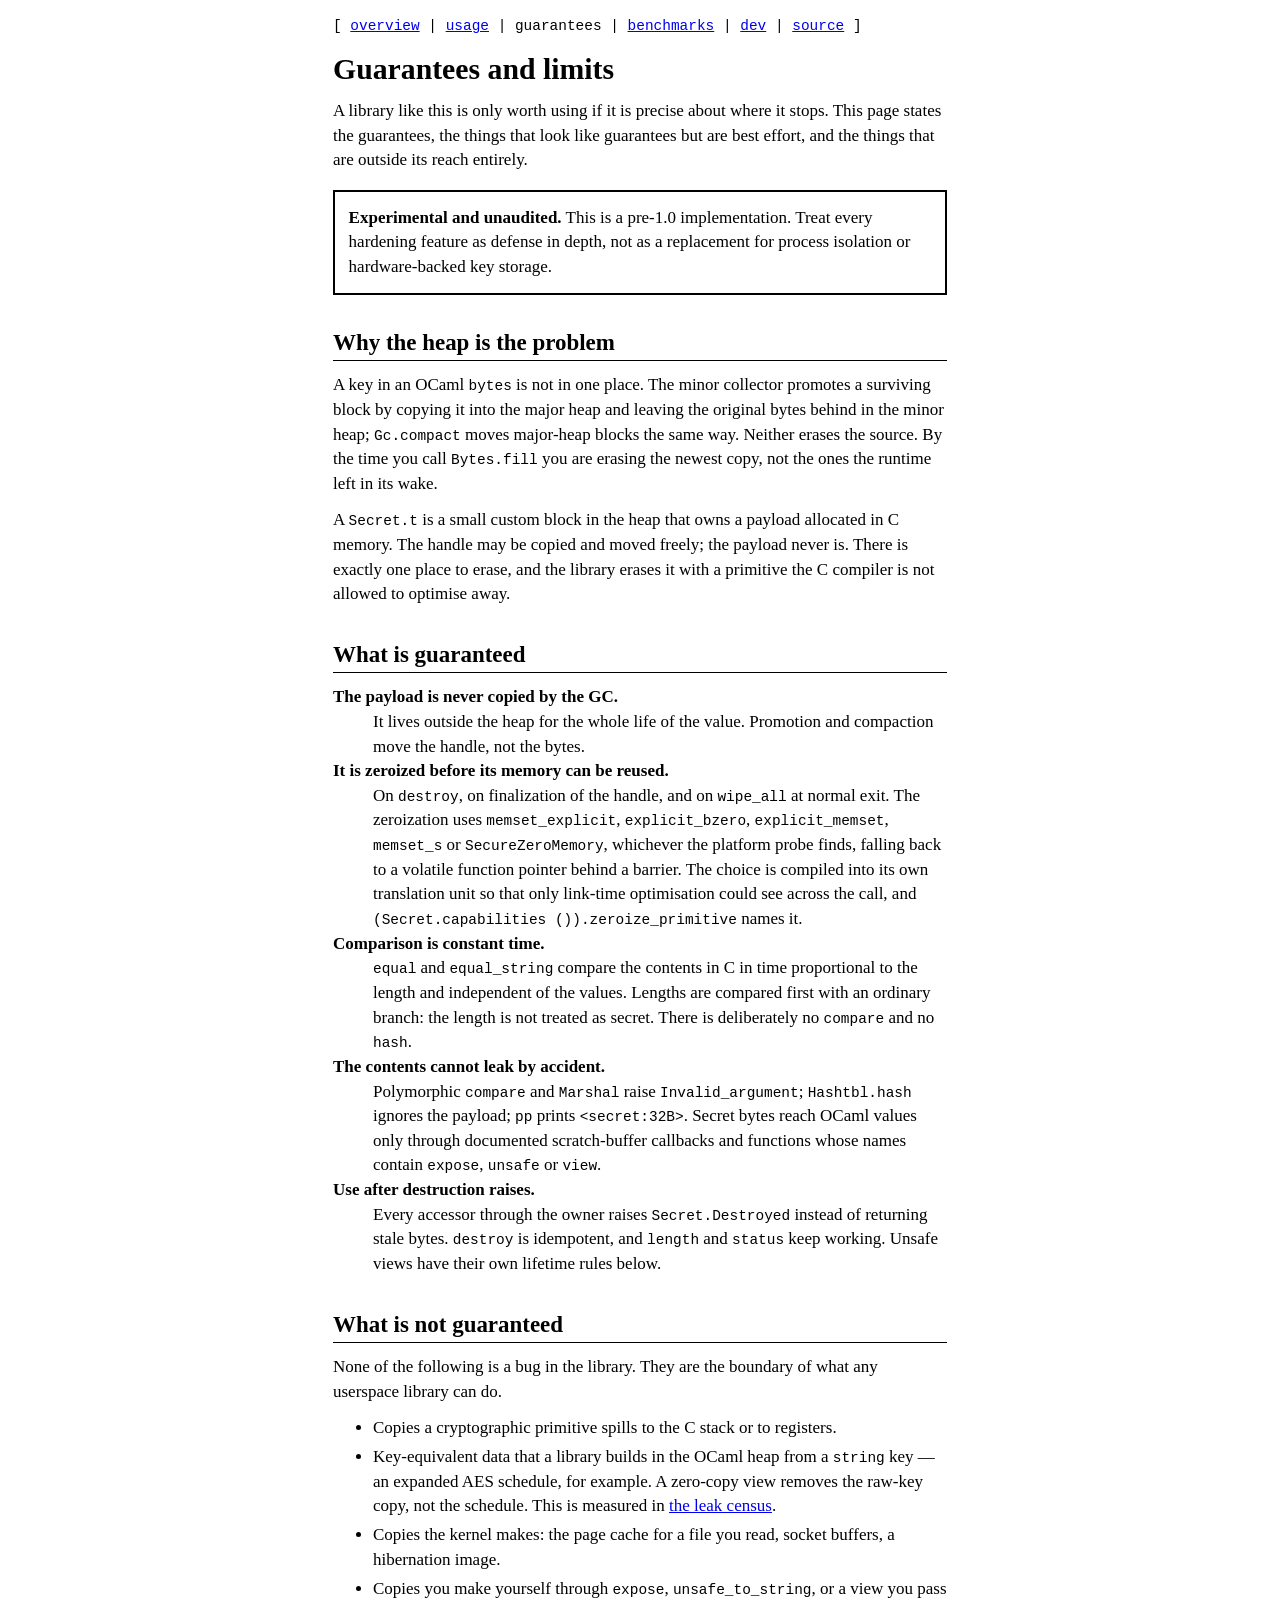
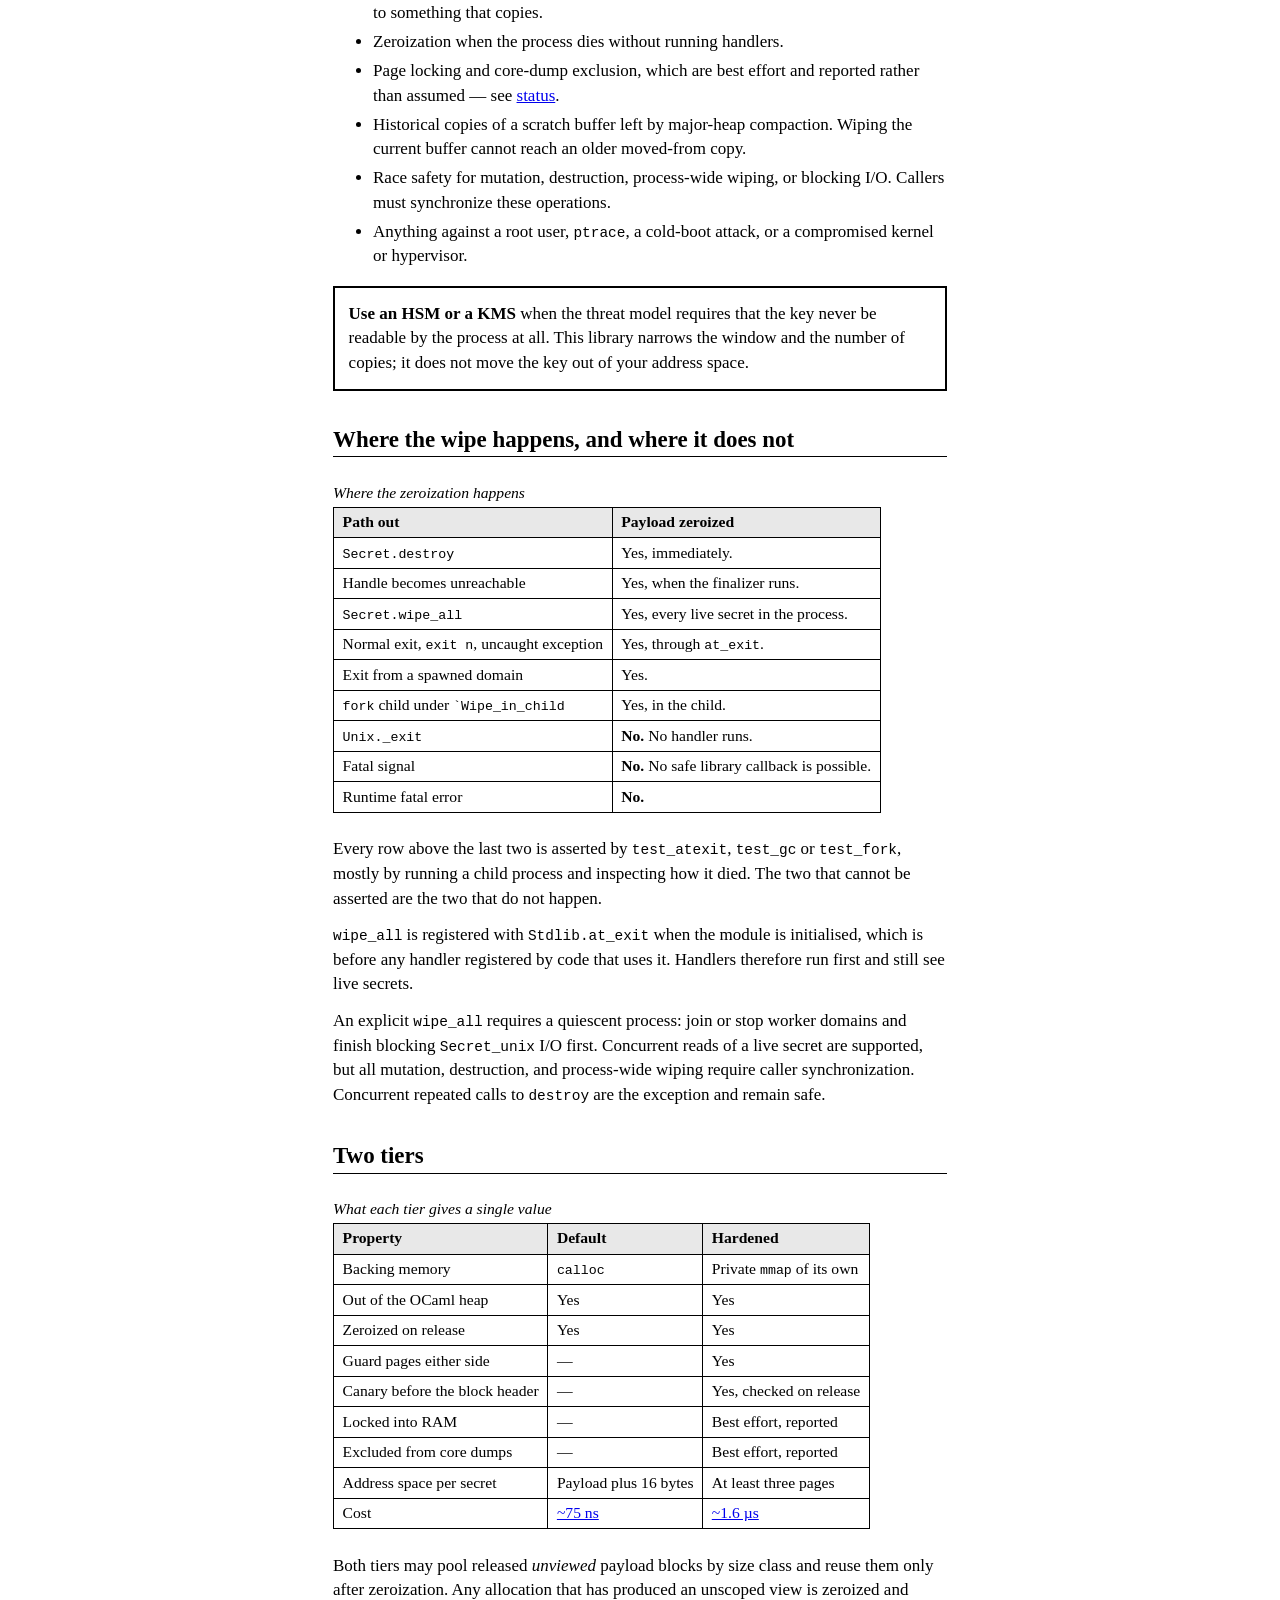
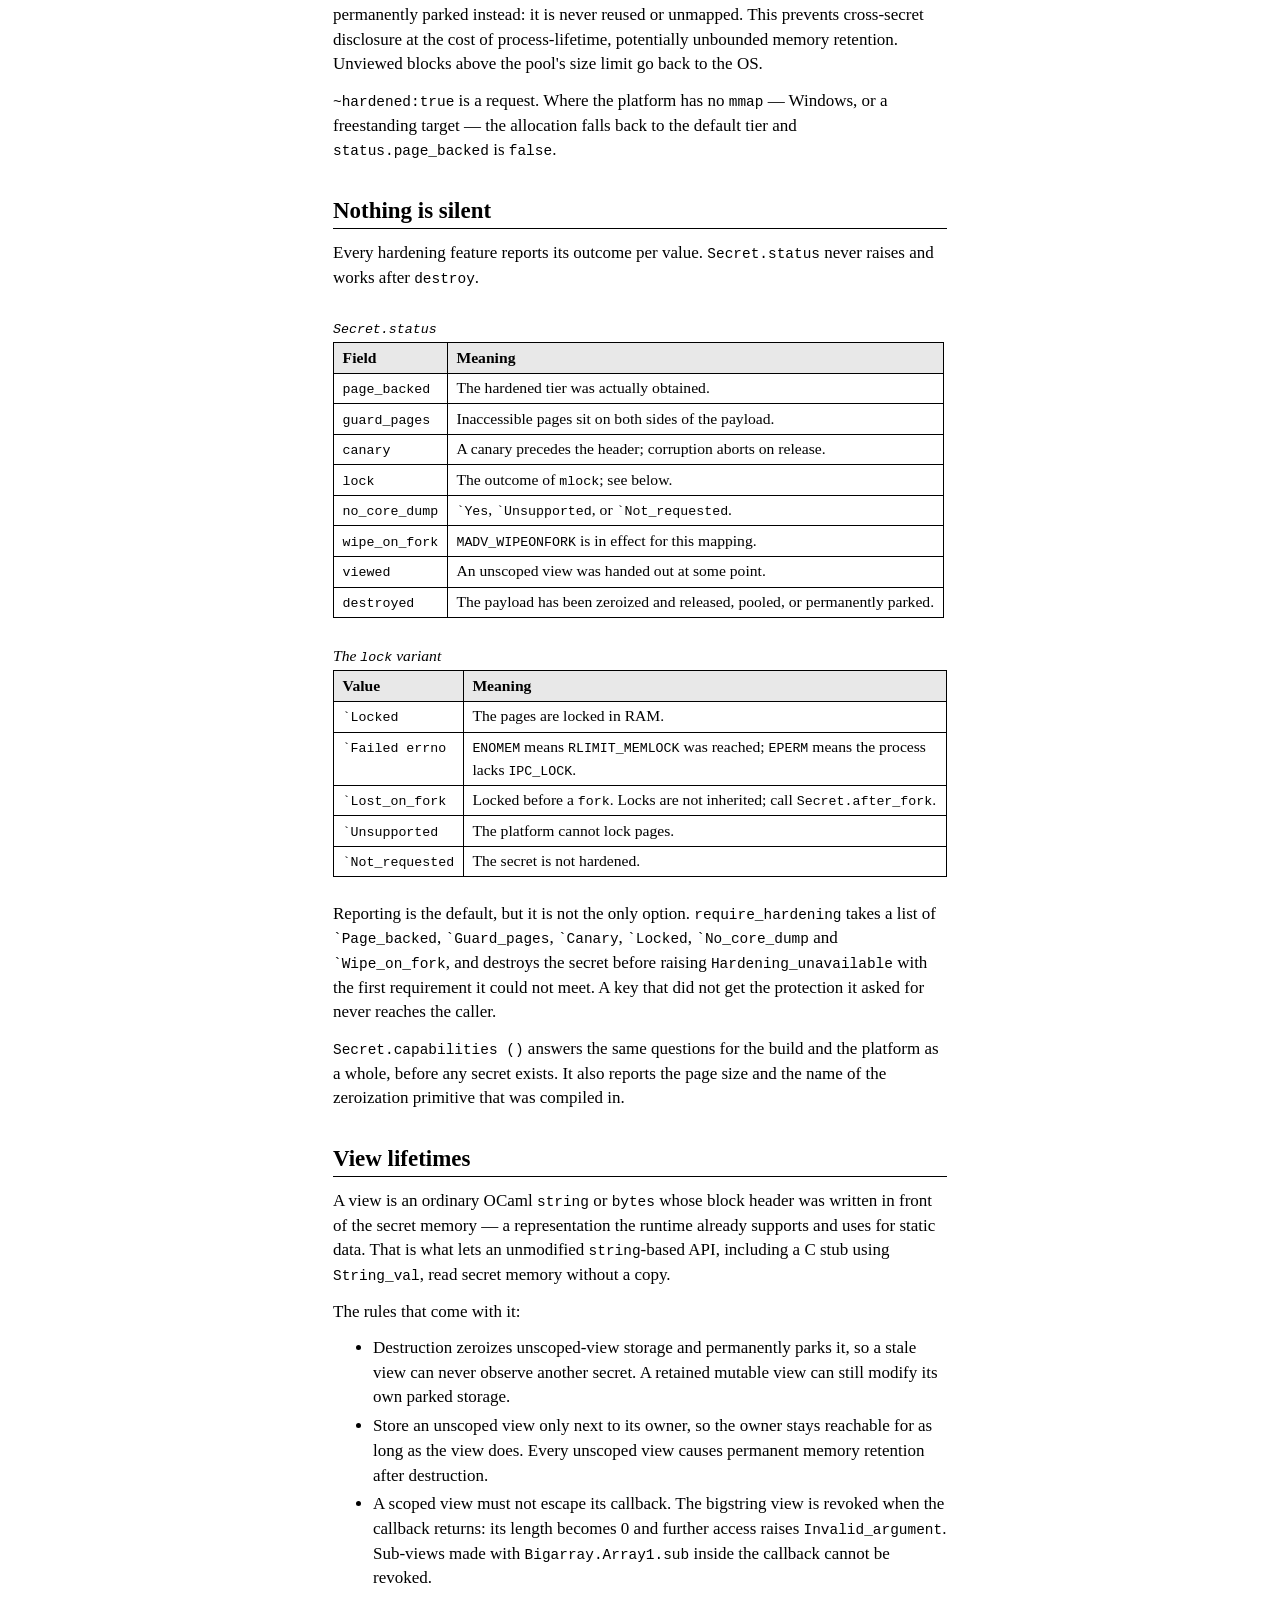
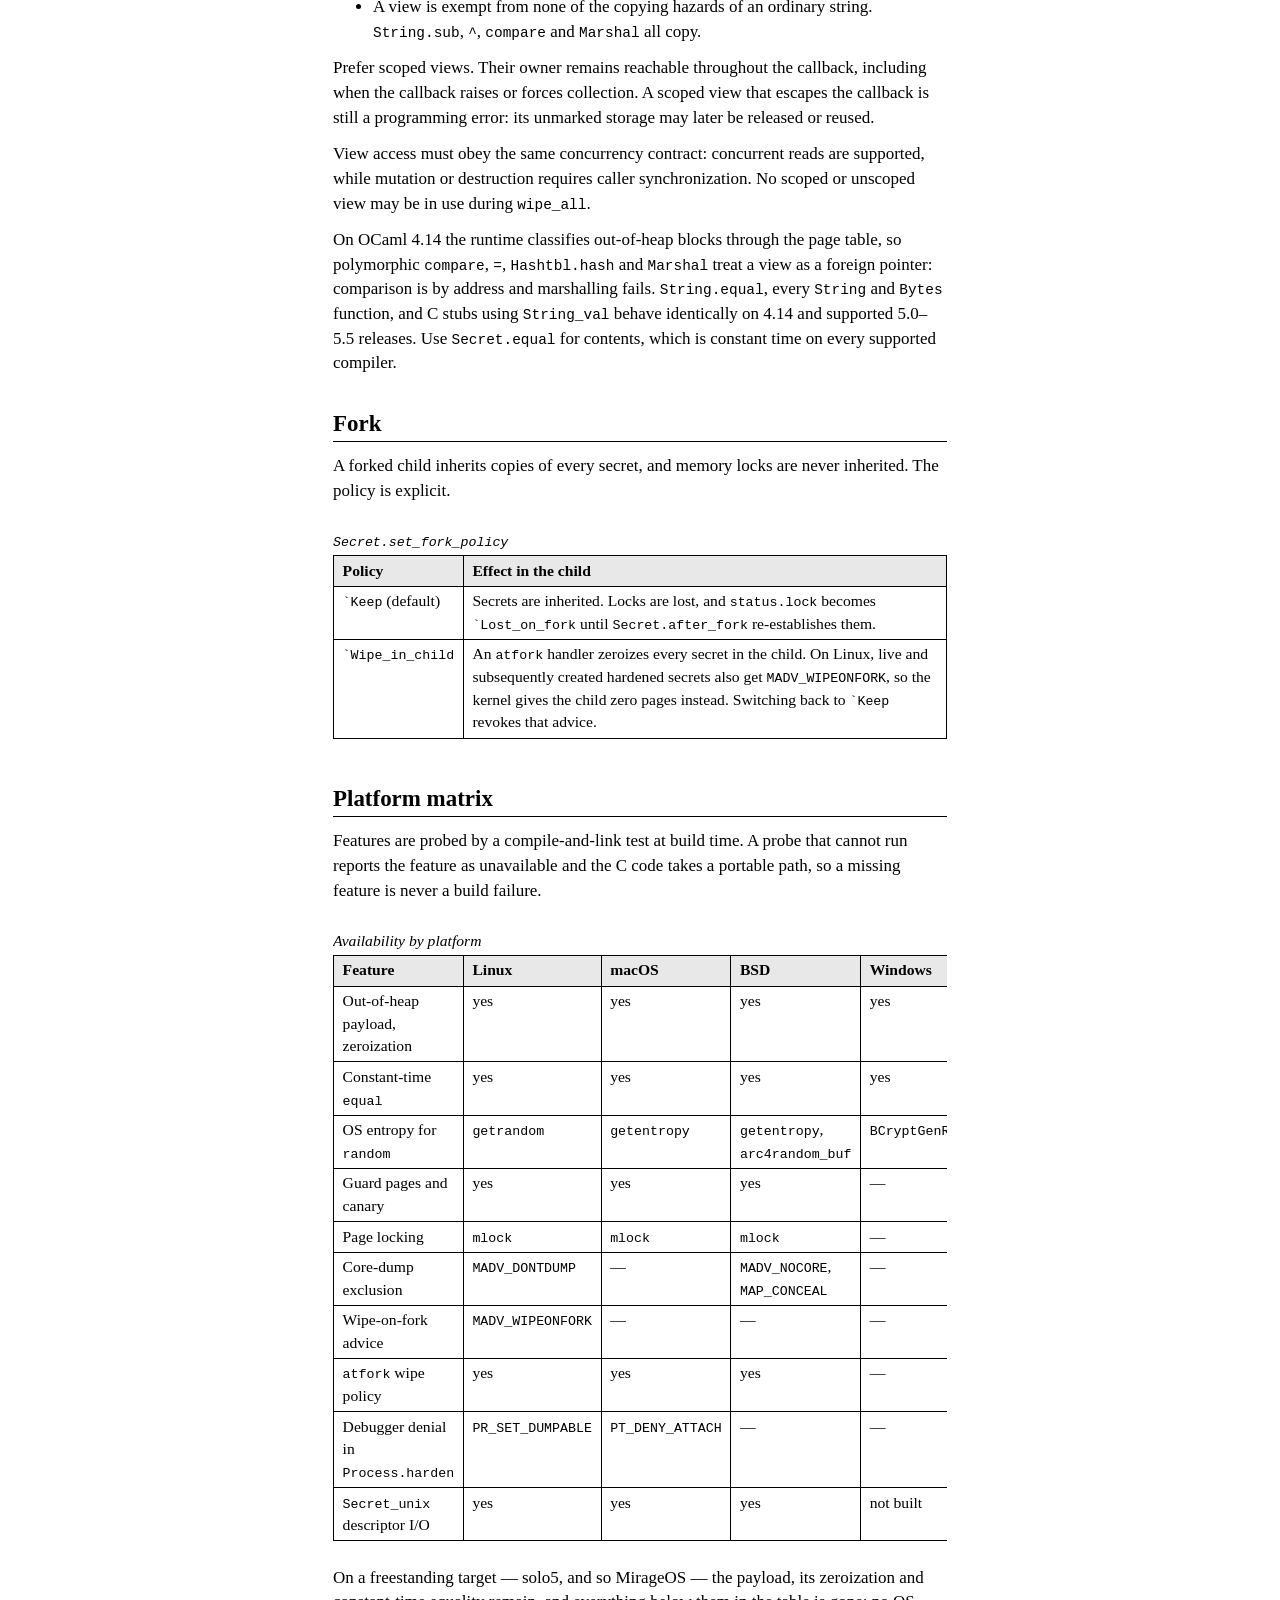
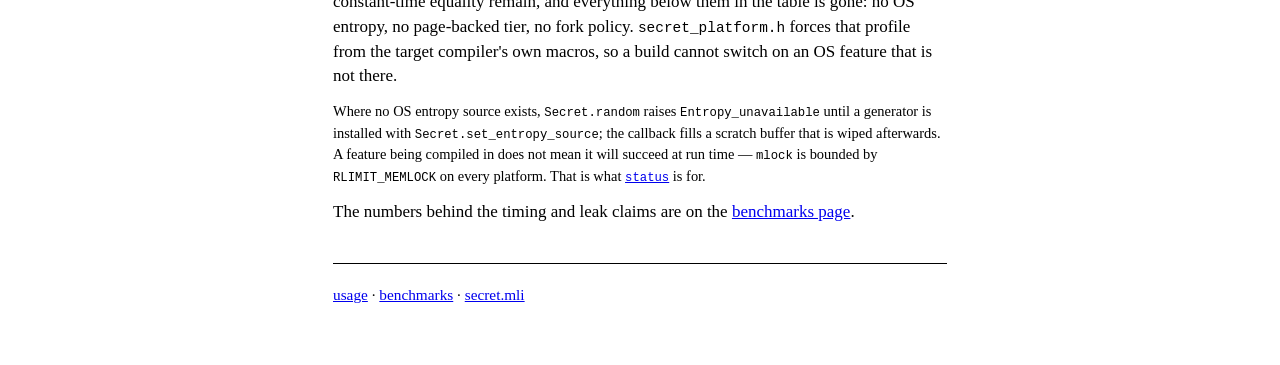
<file: website/guarantees.html>
<!doctype html>
<html lang="en">
  <head>
    <meta charset="utf-8">
    <meta name="viewport" content="width=device-width, initial-scale=1">
    <meta name="description" content="What the OCaml secret library guarantees, what it cannot guarantee, and what each platform actually provides.">
    <meta name="theme-color" content="#ffffff">
    <meta property="og:type" content="website">
    <meta property="og:title" content="secret: guarantees and limits">
    <meta property="og:description" content="The threat model, the per-value status record, view lifetimes, and the platform matrix.">
    <meta property="og:url" content="https://ville.dev/ocaml-secret/guarantees.html">
    <meta name="twitter:card" content="summary">
    <meta name="twitter:title" content="secret: guarantees and limits">
    <meta name="twitter:description" content="The threat model, the per-value status record, view lifetimes, and the platform matrix.">
    <link rel="canonical" href="https://ville.dev/ocaml-secret/guarantees.html">
    <link rel="stylesheet" href="styles.css">
    <title>secret: guarantees and limits</title>
  </head>
  <body>
    <a class="skip-link" href="#content">Skip to content</a>
    <nav class="top" aria-label="Primary navigation">
      [ <a href="index.html">overview</a> |
      <a href="usage.html">usage</a> |
      guarantees |
      <a href="benchmarks.html">benchmarks</a> |
      <a href="development.html">dev</a> |
      <a href="https://github.com/thevilledev/ocaml-secret">source</a> ]
    </nav>

    <main id="content">
      <h1>Guarantees and limits</h1>

      <p>
        A library like this is only worth using if it is precise about where it
        stops. This page states the guarantees, the things that look like
        guarantees but are best effort, and the things that are outside its
        reach entirely.
      </p>

      <div class="notice">
        <p>
          <strong>Experimental and unaudited.</strong> This is a pre-1.0
          implementation. Treat every hardening feature as defense in depth,
          not as a replacement for process isolation or hardware-backed key
          storage.
        </p>
      </div>

      <h2 id="gc">Why the heap is the problem</h2>

      <p>
        A key in an OCaml <code>bytes</code> is not in one place. The minor
        collector promotes a surviving block by copying it into the major heap
        and leaving the original bytes behind in the minor heap;
        <code>Gc.compact</code> moves major-heap blocks the same way. Neither
        erases the source. By the time you call <code>Bytes.fill</code> you are
        erasing the newest copy, not the ones the runtime left in its wake.
      </p>

      <p>
        A <code>Secret.t</code> is a small custom block in the heap that owns a
        payload allocated in C memory. The handle may be copied and moved
        freely; the payload never is. There is exactly one place to erase, and
        the library erases it with a primitive the C compiler is not allowed to
        optimise away.
      </p>

      <h2 id="guaranteed">What is guaranteed</h2>

      <dl>
        <dt><strong>The payload is never copied by the GC.</strong></dt>
        <dd>
          It lives outside the heap for the whole life of the value. Promotion
          and compaction move the handle, not the bytes.
        </dd>

        <dt><strong>It is zeroized before its memory can be reused.</strong></dt>
        <dd>
          On <code>destroy</code>, on finalization of the handle, and on
          <code>wipe_all</code> at normal exit. The zeroization uses
          <code>memset_explicit</code>, <code>explicit_bzero</code>,
          <code>explicit_memset</code>, <code>memset_s</code> or
          <code>SecureZeroMemory</code>, whichever the platform probe finds,
          falling back to a volatile function pointer behind a barrier. The
          choice is compiled into its own translation unit so that only
          link-time optimisation could see across the call, and
          <code>(Secret.capabilities ()).zeroize_primitive</code> names it.
        </dd>

        <dt><strong>Comparison is constant time.</strong></dt>
        <dd>
          <code>equal</code> and <code>equal_string</code> compare the contents
          in C in time proportional to the length and independent of the values.
          Lengths are compared first with an ordinary branch: the length is not
          treated as secret. There is deliberately no <code>compare</code> and
          no <code>hash</code>.
        </dd>

        <dt><strong>The contents cannot leak by accident.</strong></dt>
        <dd>
          Polymorphic <code>compare</code> and <code>Marshal</code> raise
          <code>Invalid_argument</code>; <code>Hashtbl.hash</code> ignores the
          payload; <code>pp</code> prints <code>&lt;secret:32B&gt;</code>. Secret
          bytes reach OCaml values only through documented scratch-buffer
          callbacks and functions whose names contain <code>expose</code>,
          <code>unsafe</code> or <code>view</code>.
        </dd>

        <dt><strong>Use after destruction raises.</strong></dt>
        <dd>
          Every accessor through the owner raises
          <code>Secret.Destroyed</code> instead of returning stale bytes.
          <code>destroy</code> is idempotent, and <code>length</code> and
          <code>status</code> keep working. Unsafe views have their own lifetime
          rules below.
        </dd>
      </dl>

      <h2 id="limits">What is not guaranteed</h2>

      <p>
        None of the following is a bug in the library. They are the boundary of
        what any userspace library can do.
      </p>

      <ul>
        <li>
          Copies a cryptographic primitive spills to the C stack or to
          registers.
        </li>
        <li>
          Key-equivalent data that a library builds in the OCaml heap from a
          <code>string</code> key &mdash; an expanded AES schedule, for example.
          A zero-copy view removes the raw-key copy, not the schedule. This is
          measured in <a href="benchmarks.html#census">the leak census</a>.
        </li>
        <li>
          Copies the kernel makes: the page cache for a file you read, socket
          buffers, a hibernation image.
        </li>
        <li>
          Copies you make yourself through <code>expose</code>,
          <code>unsafe_to_string</code>, or a view you pass to something that
          copies.
        </li>
        <li>
          Zeroization when the process dies without running handlers.
        </li>
        <li>
          Page locking and core-dump exclusion, which are best effort and
          reported rather than assumed &mdash; see <a href="#status">status</a>.
        </li>
        <li>
          Historical copies of a scratch buffer left by major-heap compaction.
          Wiping the current buffer cannot reach an older moved-from copy.
        </li>
        <li>
          Race safety for mutation, destruction, process-wide wiping, or
          blocking I/O. Callers must synchronize these operations.
        </li>
        <li>
          Anything against a root user, <code>ptrace</code>, a cold-boot attack,
          or a compromised kernel or hypervisor.
        </li>
      </ul>

      <div class="notice">
        <p>
          <strong>Use an HSM or a KMS</strong> when the threat model requires
          that the key never be readable by the process at all. This library
          narrows the window and the number of copies; it does not move the key
          out of your address space.
        </p>
      </div>

      <h2 id="exit">Where the wipe happens, and where it does not</h2>

      <div class="table-scroll">
        <table>
          <caption>Where the zeroization happens</caption>
          <thead>
            <tr><th scope="col">Path out</th><th scope="col">Payload zeroized</th></tr>
          </thead>
          <tbody>
            <tr><td><code>Secret.destroy</code></td><td>Yes, immediately.</td></tr>
            <tr><td>Handle becomes unreachable</td><td>Yes, when the finalizer runs.</td></tr>
            <tr><td><code>Secret.wipe_all</code></td><td>Yes, every live secret in the process.</td></tr>
            <tr><td>Normal exit, <code>exit n</code>, uncaught exception</td><td>Yes, through <code>at_exit</code>.</td></tr>
            <tr><td>Exit from a spawned domain</td><td>Yes.</td></tr>
            <tr><td><code>fork</code> child under <code>`Wipe_in_child</code></td><td>Yes, in the child.</td></tr>
            <tr><td><code>Unix._exit</code></td><td><strong>No.</strong> No handler runs.</td></tr>
            <tr><td>Fatal signal</td><td><strong>No.</strong> No safe library callback is possible.</td></tr>
            <tr><td>Runtime fatal error</td><td><strong>No.</strong></td></tr>
          </tbody>
        </table>
      </div>

      <p>
        Every row above the last two is asserted by <code>test_atexit</code>,
        <code>test_gc</code> or <code>test_fork</code>, mostly by running a
        child process and inspecting how it died. The two that cannot be
        asserted are the two that do not happen.
      </p>

      <p>
        <code>wipe_all</code> is registered with <code>Stdlib.at_exit</code> when
        the module is initialised, which is before any handler registered by
        code that uses it. Handlers therefore run first and still see live
        secrets.
      </p>

      <p>
        An explicit <code>wipe_all</code> requires a quiescent process: join or
        stop worker domains and finish blocking <code>Secret_unix</code> I/O
        first. Concurrent reads of a live secret are supported, but all
        mutation, destruction, and process-wide wiping require caller
        synchronization. Concurrent repeated calls to <code>destroy</code> are
        the exception and remain safe.
      </p>

      <h2 id="tiers">Two tiers</h2>

      <div class="table-scroll">
        <table>
          <caption>What each tier gives a single value</caption>
          <thead>
            <tr>
              <th scope="col">Property</th>
              <th scope="col">Default</th>
              <th scope="col">Hardened</th>
            </tr>
          </thead>
          <tbody>
            <tr><td>Backing memory</td><td><code>calloc</code></td><td>Private <code>mmap</code> of its own</td></tr>
            <tr><td>Out of the OCaml heap</td><td>Yes</td><td>Yes</td></tr>
            <tr><td>Zeroized on release</td><td>Yes</td><td>Yes</td></tr>
            <tr><td>Guard pages either side</td><td>&mdash;</td><td>Yes</td></tr>
            <tr><td>Canary before the block header</td><td>&mdash;</td><td>Yes, checked on release</td></tr>
            <tr><td>Locked into RAM</td><td>&mdash;</td><td>Best effort, reported</td></tr>
            <tr><td>Excluded from core dumps</td><td>&mdash;</td><td>Best effort, reported</td></tr>
            <tr><td>Address space per secret</td><td>Payload plus 16 bytes</td><td>At least three pages</td></tr>
            <tr><td>Cost</td><td><a href="benchmarks.html#allocation">~75&nbsp;ns</a></td><td><a href="benchmarks.html#allocation">~1.6&nbsp;&micro;s</a></td></tr>
          </tbody>
        </table>
      </div>

      <p>
        Both tiers may pool released <em>unviewed</em> payload blocks by size
        class and reuse them only after zeroization. Any allocation that has
        produced an unscoped view is zeroized and permanently parked instead:
        it is never reused or unmapped. This prevents cross-secret disclosure
        at the cost of process-lifetime, potentially unbounded memory retention.
        Unviewed blocks above the pool's size limit go back to the OS.
      </p>

      <p>
        <code>~hardened:true</code> is a request. Where the platform has no
        <code>mmap</code> &mdash; Windows, or a freestanding target &mdash; the
        allocation falls back to the default tier and
        <code>status.page_backed</code> is <code>false</code>.
      </p>

      <h2 id="status">Nothing is silent</h2>

      <p>
        Every hardening feature reports its outcome per value.
        <code>Secret.status</code> never raises and works after
        <code>destroy</code>.
      </p>

      <div class="table-scroll">
        <table>
          <caption><code>Secret.status</code></caption>
          <thead>
            <tr><th scope="col">Field</th><th scope="col">Meaning</th></tr>
          </thead>
          <tbody>
            <tr><td><code>page_backed</code></td><td>The hardened tier was actually obtained.</td></tr>
            <tr><td><code>guard_pages</code></td><td>Inaccessible pages sit on both sides of the payload.</td></tr>
            <tr><td><code>canary</code></td><td>A canary precedes the header; corruption aborts on release.</td></tr>
            <tr><td><code>lock</code></td><td>The outcome of <code>mlock</code>; see below.</td></tr>
            <tr><td><code>no_core_dump</code></td><td><code>`Yes</code>, <code>`Unsupported</code>, or <code>`Not_requested</code>.</td></tr>
            <tr><td><code>wipe_on_fork</code></td><td><code>MADV_WIPEONFORK</code> is in effect for this mapping.</td></tr>
            <tr><td><code>viewed</code></td><td>An unscoped view was handed out at some point.</td></tr>
            <tr><td><code>destroyed</code></td><td>The payload has been zeroized and released, pooled, or permanently parked.</td></tr>
          </tbody>
        </table>
      </div>

      <div class="table-scroll">
        <table>
          <caption>The <code>lock</code> variant</caption>
          <thead>
            <tr><th scope="col">Value</th><th scope="col">Meaning</th></tr>
          </thead>
          <tbody>
            <tr><td><code>`Locked</code></td><td>The pages are locked in RAM.</td></tr>
            <tr><td><code>`Failed errno</code></td><td><code>ENOMEM</code> means <code>RLIMIT_MEMLOCK</code> was reached; <code>EPERM</code> means the process lacks <code>IPC_LOCK</code>.</td></tr>
            <tr><td><code>`Lost_on_fork</code></td><td>Locked before a <code>fork</code>. Locks are not inherited; call <code>Secret.after_fork</code>.</td></tr>
            <tr><td><code>`Unsupported</code></td><td>The platform cannot lock pages.</td></tr>
            <tr><td><code>`Not_requested</code></td><td>The secret is not hardened.</td></tr>
          </tbody>
        </table>
      </div>

      <p>
        Reporting is the default, but it is not the only option.
        <code>require_hardening</code> takes a list of
        <code>`Page_backed</code>, <code>`Guard_pages</code>,
        <code>`Canary</code>, <code>`Locked</code>, <code>`No_core_dump</code>
        and <code>`Wipe_on_fork</code>, and destroys the secret before raising
        <code>Hardening_unavailable</code> with the first requirement it could
        not meet. A key that did not get the protection it asked for never
        reaches the caller.
      </p>

      <p>
        <code>Secret.capabilities ()</code> answers the same questions for the
        build and the platform as a whole, before any secret exists. It also
        reports the page size and the name of the zeroization primitive that was
        compiled in.
      </p>

      <h2 id="views">View lifetimes</h2>

      <p>
        A view is an ordinary OCaml <code>string</code> or <code>bytes</code>
        whose block header was written in front of the secret memory &mdash; a
        representation the runtime already supports and uses for static data.
        That is what lets an unmodified <code>string</code>-based API, including
        a C stub using <code>String_val</code>, read secret memory without a
        copy.
      </p>

      <p>The rules that come with it:</p>

      <ul>
        <li>Destruction zeroizes unscoped-view storage and permanently parks it,
          so a stale view can never observe another secret. A retained mutable
          view can still modify its own parked storage.</li>
        <li>Store an unscoped view only next to its owner, so the owner stays
          reachable for as long as the view does. Every unscoped view causes
          permanent memory retention after destruction.</li>
        <li>A scoped view must not escape its callback. The bigstring view is
          revoked when the callback returns: its length becomes 0 and further
          access raises <code>Invalid_argument</code>. Sub-views made with
          <code>Bigarray.Array1.sub</code> inside the callback cannot be revoked.</li>
        <li>A view is exempt from none of the copying hazards of an ordinary
          string. <code>String.sub</code>, <code>^</code>, <code>compare</code>
          and <code>Marshal</code> all copy.</li>
      </ul>

      <p>
        Prefer scoped views. Their owner remains reachable throughout the
        callback, including when the callback raises or forces collection. A
        scoped view that escapes the callback is still a programming error:
        its unmarked storage may later be released or reused.
      </p>

      <p>
        View access must obey the same concurrency contract: concurrent reads
        are supported, while mutation or destruction requires caller
        synchronization. No scoped or unscoped view may be in use during
        <code>wipe_all</code>.
      </p>

      <p>
        On OCaml 4.14 the runtime classifies out-of-heap blocks through the page
        table, so polymorphic <code>compare</code>, <code>=</code>,
        <code>Hashtbl.hash</code> and <code>Marshal</code> treat a view as a
        foreign pointer: comparison is by address and marshalling fails.
        <code>String.equal</code>, every <code>String</code> and
        <code>Bytes</code> function, and C stubs using <code>String_val</code>
        behave identically on 4.14 and supported 5.0&ndash;5.5 releases. Use
        <code>Secret.equal</code> for contents, which is constant time on every
        supported compiler.
      </p>

      <h2 id="fork">Fork</h2>

      <p>
        A forked child inherits copies of every secret, and memory locks are
        never inherited. The policy is explicit.
      </p>

      <div class="table-scroll">
        <table>
          <caption><code>Secret.set_fork_policy</code></caption>
          <thead>
            <tr><th scope="col">Policy</th><th scope="col">Effect in the child</th></tr>
          </thead>
          <tbody>
            <tr>
              <td><code>`Keep</code> (default)</td>
              <td>Secrets are inherited. Locks are lost, and
                <code>status.lock</code> becomes <code>`Lost_on_fork</code> until
                <code>Secret.after_fork</code> re-establishes them.</td>
            </tr>
            <tr>
              <td><code>`Wipe_in_child</code></td>
              <td>An <code>atfork</code> handler zeroizes every secret in the
                child. On Linux, live and subsequently created hardened secrets
                also get <code>MADV_WIPEONFORK</code>, so the kernel gives the
                child zero pages instead. Switching back to <code>`Keep</code>
                revokes that advice.</td>
            </tr>
          </tbody>
        </table>
      </div>

      <h2 id="platforms">Platform matrix</h2>

      <p>
        Features are probed by a compile-and-link test at build time. A probe
        that cannot run reports the feature as unavailable and the C code takes
        a portable path, so a missing feature is never a build failure.
      </p>

      <div class="table-scroll">
        <table>
          <caption>Availability by platform</caption>
          <thead>
            <tr>
              <th scope="col">Feature</th>
              <th scope="col">Linux</th>
              <th scope="col">macOS</th>
              <th scope="col">BSD</th>
              <th scope="col">Windows</th>
            </tr>
          </thead>
          <tbody>
            <tr><td>Out-of-heap payload, zeroization</td><td>yes</td><td>yes</td><td>yes</td><td>yes</td></tr>
            <tr><td>Constant-time <code>equal</code></td><td>yes</td><td>yes</td><td>yes</td><td>yes</td></tr>
            <tr><td>OS entropy for <code>random</code></td><td><code>getrandom</code></td><td><code>getentropy</code></td><td><code>getentropy</code>, <code>arc4random_buf</code></td><td><code>BCryptGenRandom</code></td></tr>
            <tr><td>Guard pages and canary</td><td>yes</td><td>yes</td><td>yes</td><td>&mdash;</td></tr>
            <tr><td>Page locking</td><td><code>mlock</code></td><td><code>mlock</code></td><td><code>mlock</code></td><td>&mdash;</td></tr>
            <tr><td>Core-dump exclusion</td><td><code>MADV_DONTDUMP</code></td><td>&mdash;</td><td><code>MADV_NOCORE</code>, <code>MAP_CONCEAL</code></td><td>&mdash;</td></tr>
            <tr><td>Wipe-on-fork advice</td><td><code>MADV_WIPEONFORK</code></td><td>&mdash;</td><td>&mdash;</td><td>&mdash;</td></tr>
            <tr><td><code>atfork</code> wipe policy</td><td>yes</td><td>yes</td><td>yes</td><td>&mdash;</td></tr>
            <tr><td>Debugger denial in <code>Process.harden</code></td><td><code>PR_SET_DUMPABLE</code></td><td><code>PT_DENY_ATTACH</code></td><td>&mdash;</td><td>&mdash;</td></tr>
            <tr><td><code>Secret_unix</code> descriptor I/O</td><td>yes</td><td>yes</td><td>yes</td><td>not built</td></tr>
          </tbody>
        </table>
      </div>

      <p>
        On a freestanding target &mdash; solo5, and so MirageOS &mdash; the
        payload, its zeroization and constant-time equality remain, and
        everything below them in the table is gone: no OS entropy, no
        page-backed tier, no fork policy.
        <code>secret_platform.h</code> forces that profile from the target
        compiler's own macros, so a build cannot switch on an OS feature that is
        not there.
      </p>

      <p class="fine">
        Where no OS entropy source exists, <code>Secret.random</code> raises
        <code>Entropy_unavailable</code> until a generator is installed with
        <code>Secret.set_entropy_source</code>; the callback fills a scratch
        buffer that is wiped afterwards. A feature being compiled in does not
        mean it will succeed at run time &mdash; <code>mlock</code> is bounded by
        <code>RLIMIT_MEMLOCK</code> on every platform. That is what
        <a href="#status"><code>status</code></a> is for.
      </p>

      <p>
        The numbers behind the timing and leak claims are on the
        <a href="benchmarks.html">benchmarks page</a>.
      </p>
    </main>

    <footer>
      <p>
        <a href="usage.html">usage</a> &middot;
        <a href="benchmarks.html">benchmarks</a> &middot;
        <a href="https://github.com/thevilledev/ocaml-secret/blob/main/src/secret.mli">secret.mli</a>
      </p>
    </footer>
  </body>
</html>
</file>
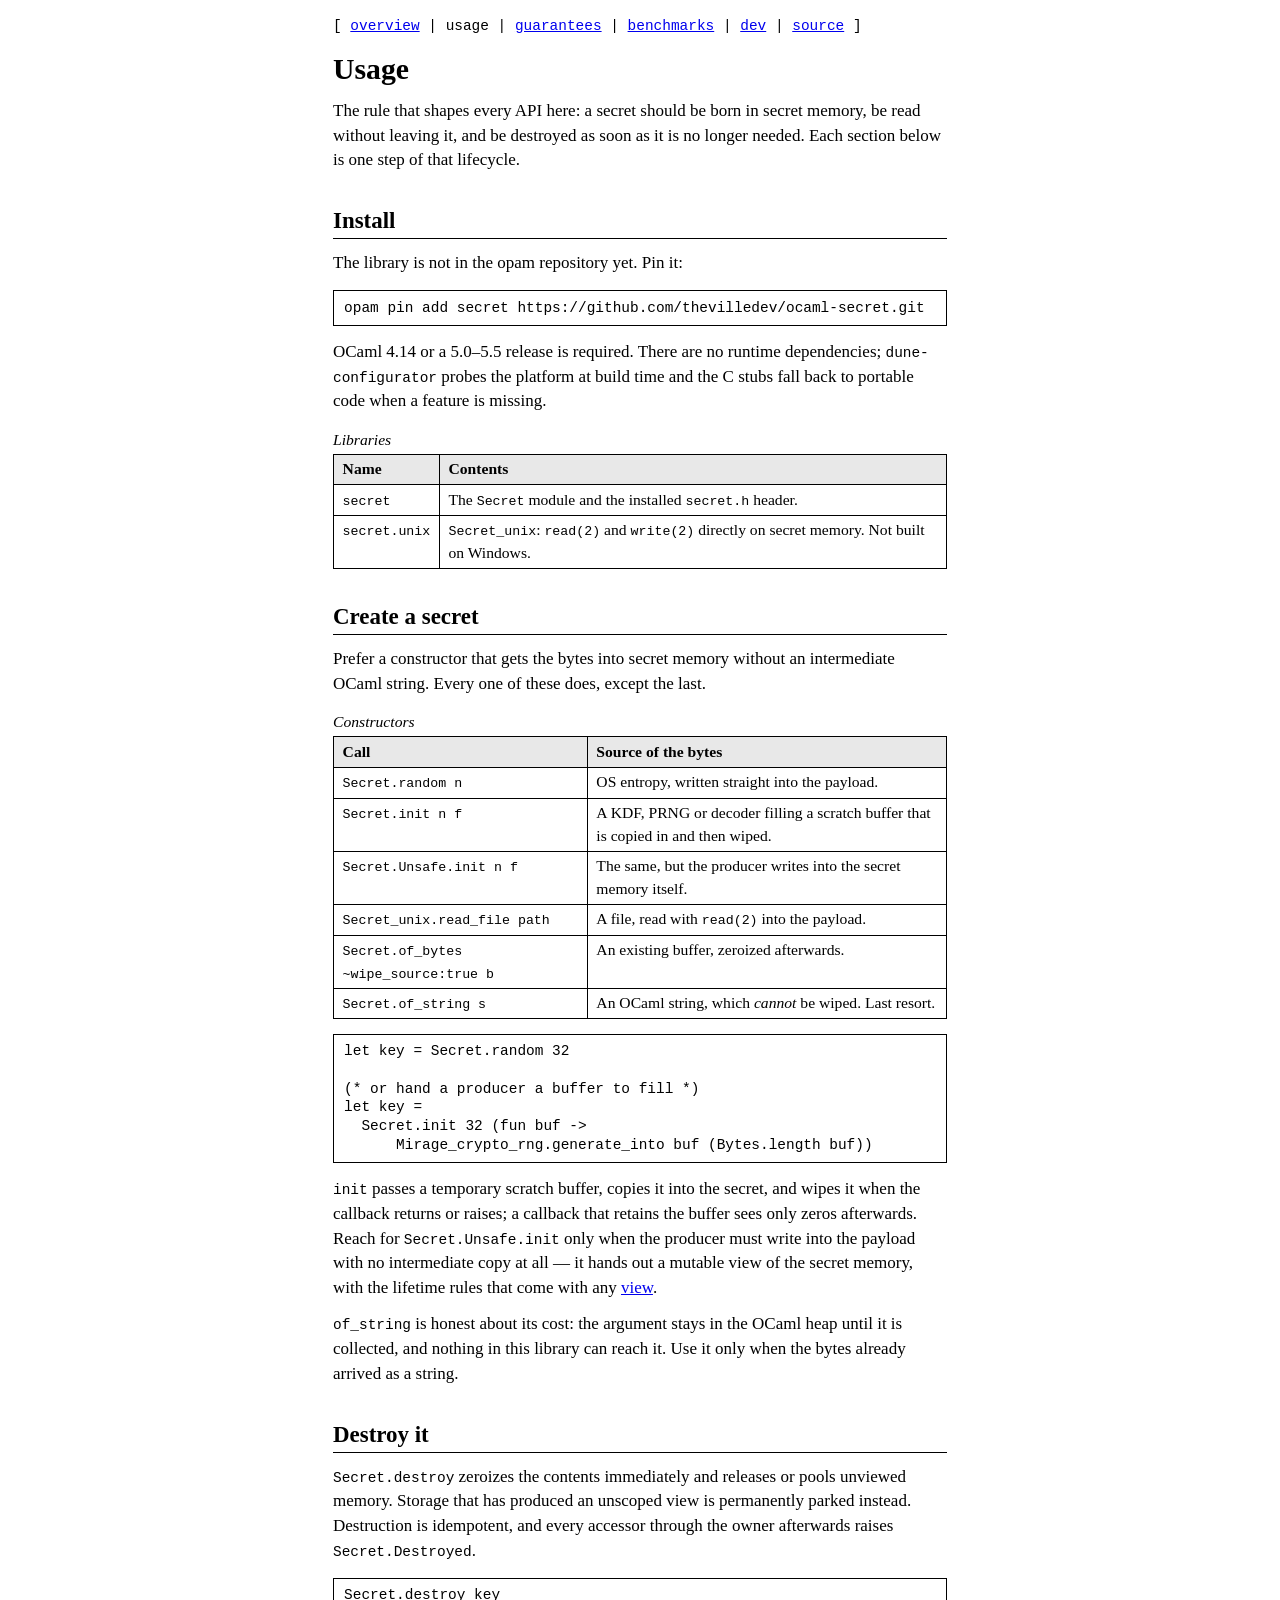
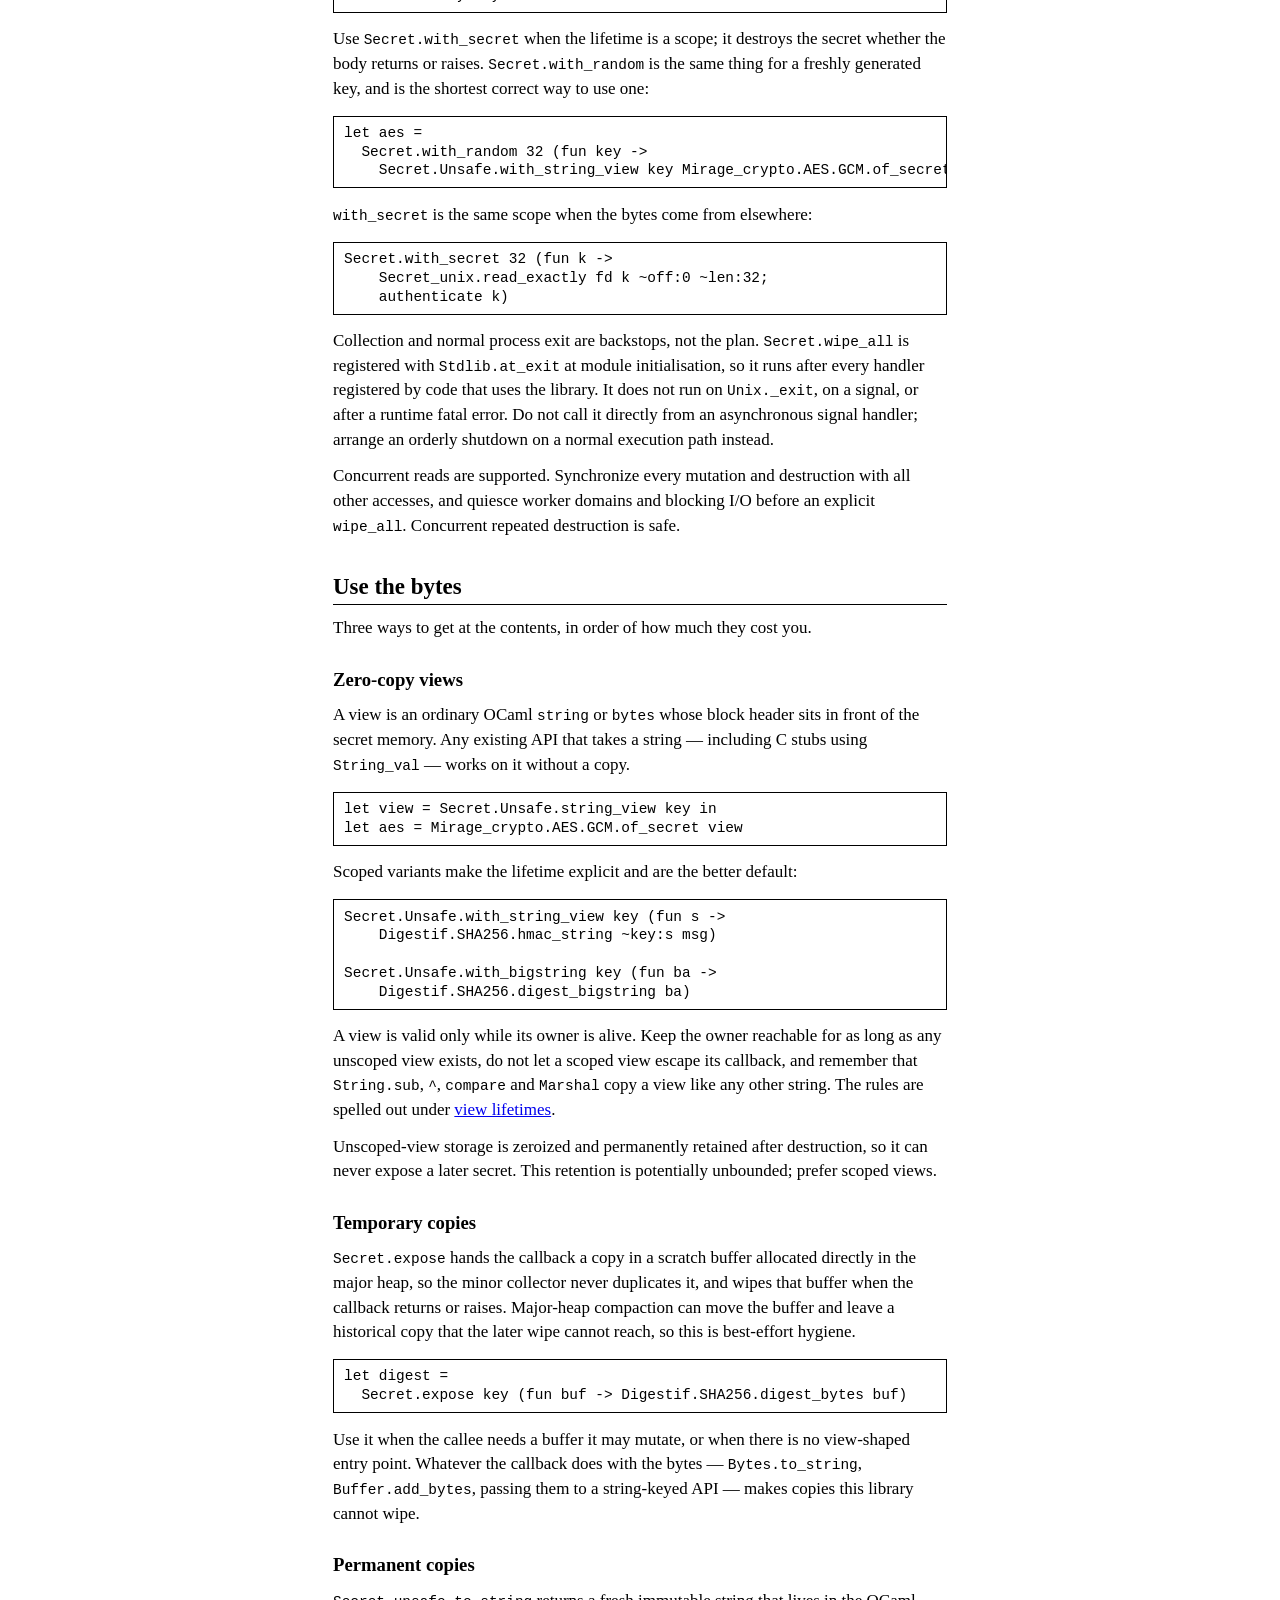
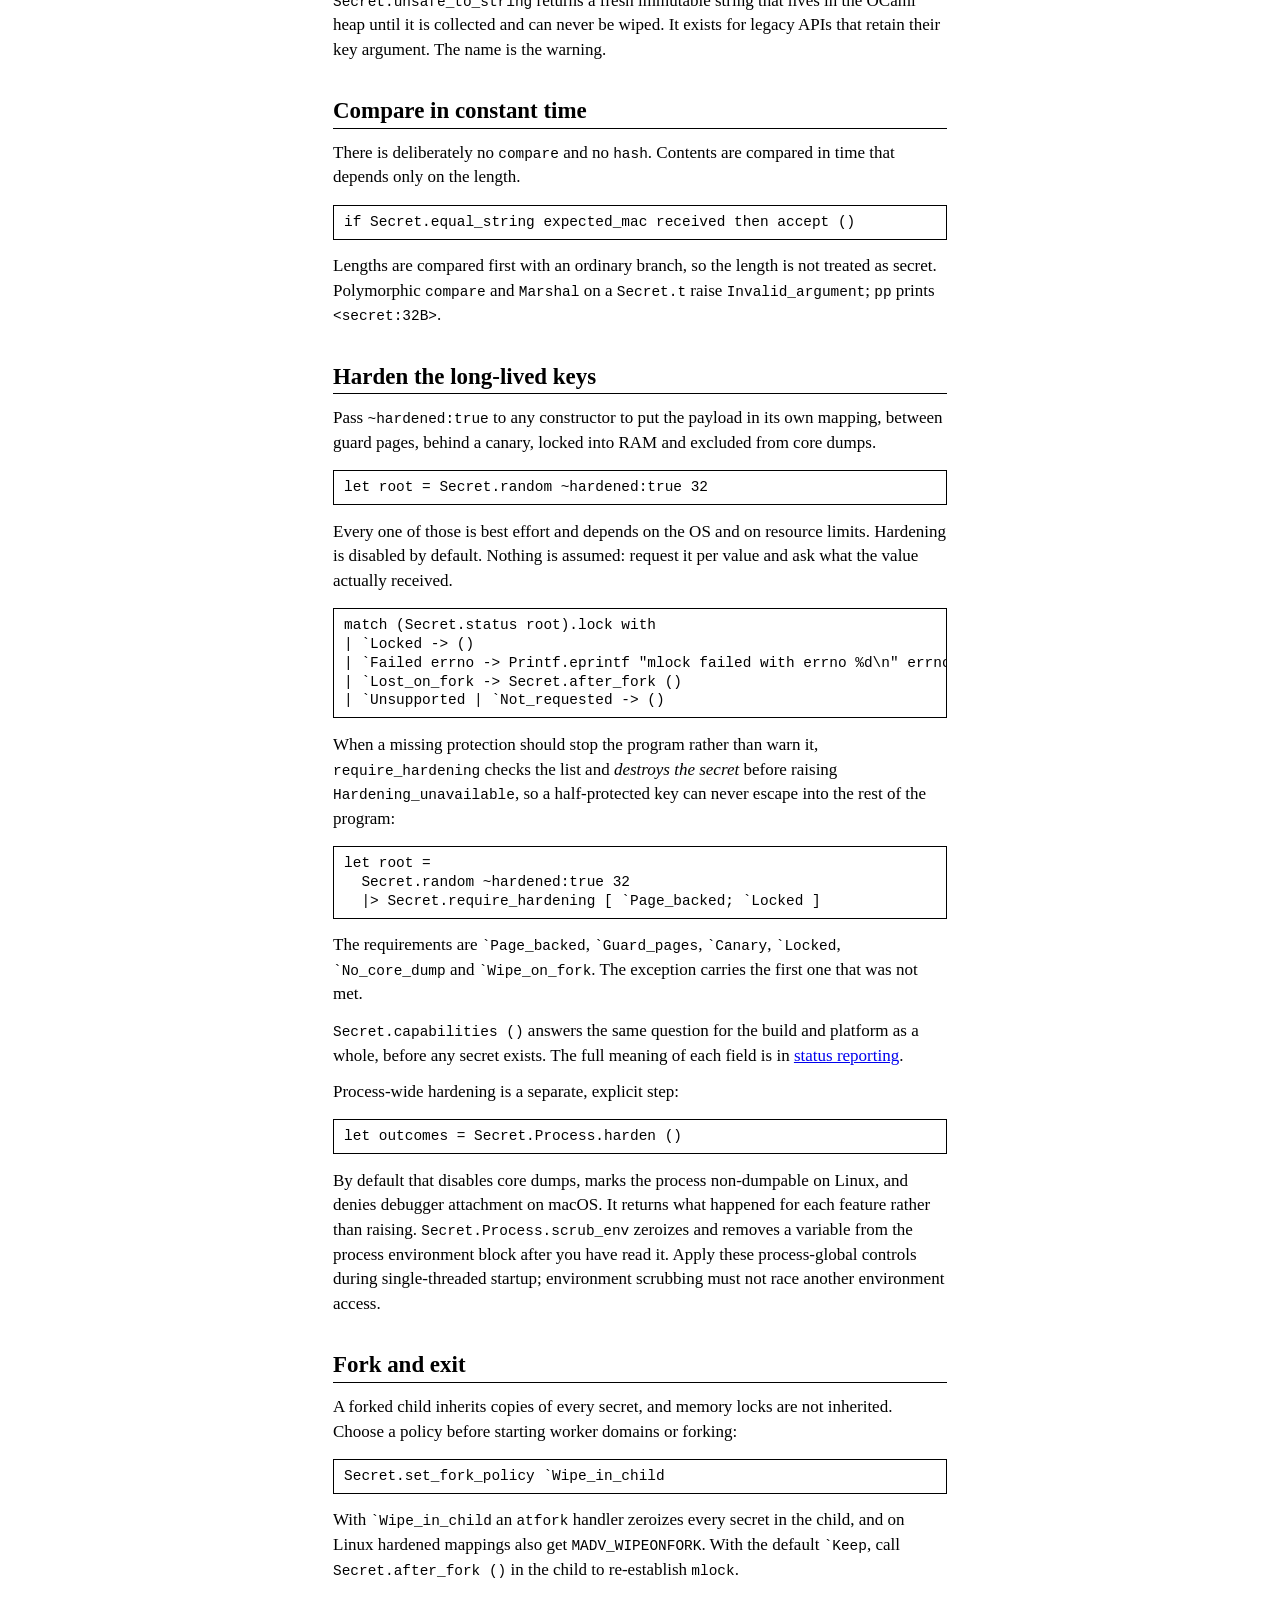
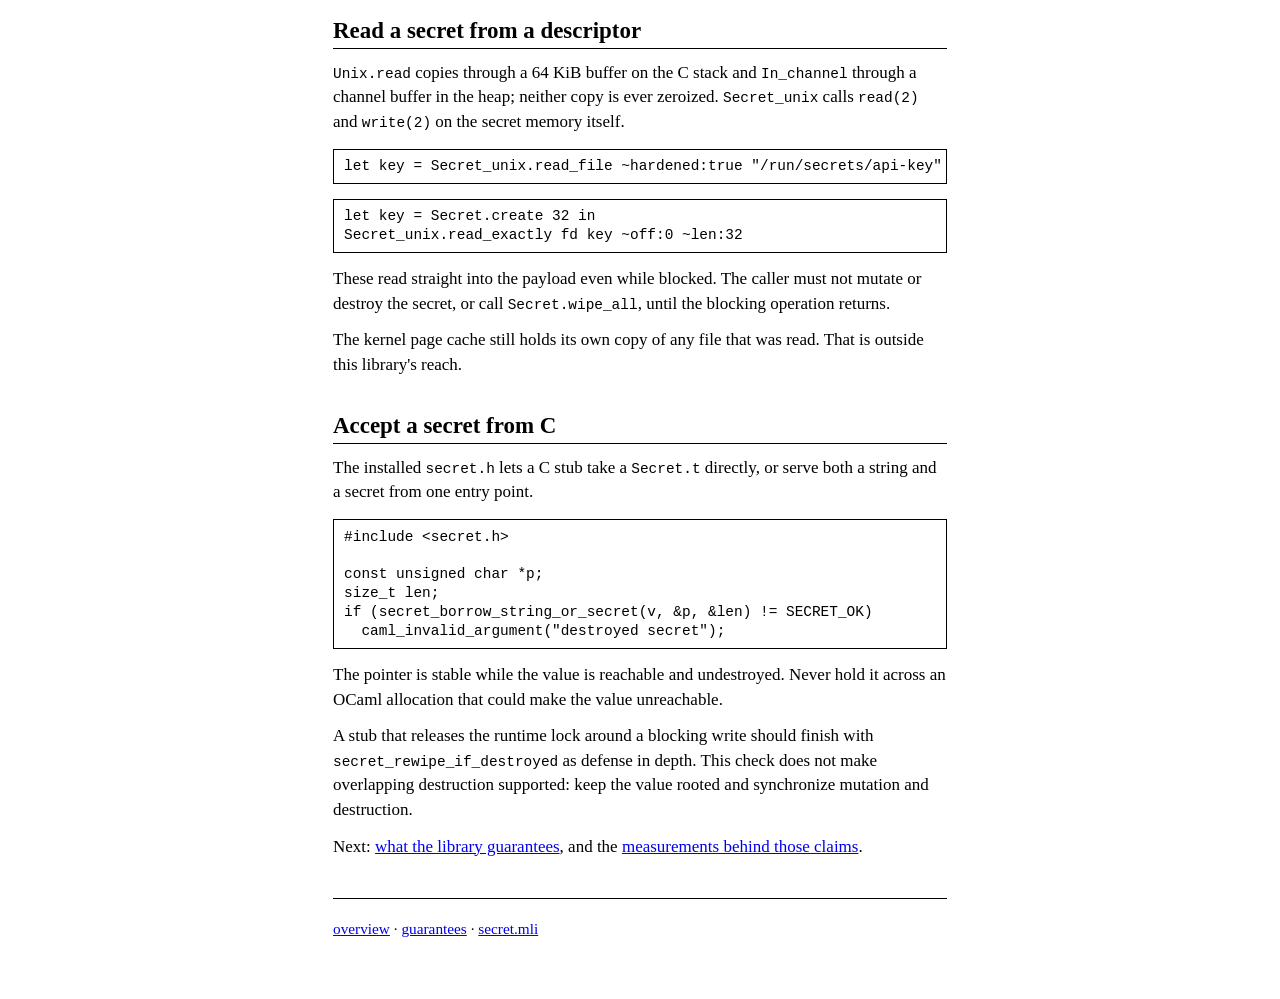
<file: website/usage.html>
<!doctype html>
<html lang="en">
  <head>
    <meta charset="utf-8">
    <meta name="viewport" content="width=device-width, initial-scale=1">
    <meta name="description" content="Install the OCaml secret library and use it: creation, destruction, exposure, zero-copy views, hardening, and file-descriptor I/O.">
    <meta name="theme-color" content="#ffffff">
    <meta property="og:type" content="website">
    <meta property="og:title" content="Using secret">
    <meta property="og:description" content="Create, destroy, expose, view, harden, and read secrets straight from a file descriptor.">
    <meta property="og:url" content="https://ville.dev/ocaml-secret/usage.html">
    <meta name="twitter:card" content="summary">
    <meta name="twitter:title" content="Using secret">
    <meta name="twitter:description" content="Create, destroy, expose, view, harden, and read secrets straight from a file descriptor.">
    <link rel="canonical" href="https://ville.dev/ocaml-secret/usage.html">
    <link rel="stylesheet" href="styles.css">
    <title>Using secret</title>
  </head>
  <body>
    <a class="skip-link" href="#content">Skip to content</a>
    <nav class="top" aria-label="Primary navigation">
      [ <a href="index.html">overview</a> |
      usage |
      <a href="guarantees.html">guarantees</a> |
      <a href="benchmarks.html">benchmarks</a> |
      <a href="development.html">dev</a> |
      <a href="https://github.com/thevilledev/ocaml-secret">source</a> ]
    </nav>

    <main id="content">
      <h1>Usage</h1>

      <p>
        The rule that shapes every API here: a secret should be born in secret
        memory, be read without leaving it, and be destroyed as soon as it is no
        longer needed. Each section below is one step of that lifecycle.
      </p>

      <h2 id="install">Install</h2>

      <p>The library is not in the opam repository yet. Pin it:</p>

      <pre><code>opam pin add secret https://github.com/thevilledev/ocaml-secret.git</code></pre>

      <p>
        OCaml 4.14 or a 5.0&ndash;5.5 release is required. There are no runtime
        dependencies; <code>dune-configurator</code> probes the platform at
        build time and the C stubs fall back to portable code when a feature is
        missing.
      </p>

      <table>
        <caption>Libraries</caption>
        <thead>
          <tr><th scope="col">Name</th><th scope="col">Contents</th></tr>
        </thead>
        <tbody>
          <tr><td><code>secret</code></td><td>The <code>Secret</code> module and the installed <code>secret.h</code> header.</td></tr>
          <tr><td><code>secret.unix</code></td><td><code>Secret_unix</code>: <code>read(2)</code> and <code>write(2)</code> directly on secret memory. Not built on Windows.</td></tr>
        </tbody>
      </table>

      <h2 id="create">Create a secret</h2>

      <p>
        Prefer a constructor that gets the bytes into secret memory without an
        intermediate OCaml string. Every one of these does, except the last.
      </p>

      <table>
        <caption>Constructors</caption>
        <thead>
          <tr><th scope="col">Call</th><th scope="col">Source of the bytes</th></tr>
        </thead>
        <tbody>
          <tr><td><code>Secret.random n</code></td><td>OS entropy, written straight into the payload.</td></tr>
          <tr><td><code>Secret.init n f</code></td><td>A KDF, PRNG or decoder filling a scratch buffer that is copied in and then wiped.</td></tr>
          <tr><td><code>Secret.Unsafe.init n f</code></td><td>The same, but the producer writes into the secret memory itself.</td></tr>
          <tr><td><code>Secret_unix.read_file path</code></td><td>A file, read with <code>read(2)</code> into the payload.</td></tr>
          <tr><td><code>Secret.of_bytes ~wipe_source:true b</code></td><td>An existing buffer, zeroized afterwards.</td></tr>
          <tr><td><code>Secret.of_string s</code></td><td>An OCaml string, which <em>cannot</em> be wiped. Last resort.</td></tr>
        </tbody>
      </table>

      <pre><code>let key = Secret.random 32

(* or hand a producer a buffer to fill *)
let key =
  Secret.init 32 (fun buf -&gt;
      Mirage_crypto_rng.generate_into buf (Bytes.length buf))</code></pre>

      <p>
        <code>init</code> passes a temporary scratch buffer, copies it into the
        secret, and wipes it when the callback returns or raises; a callback
        that retains the buffer sees only zeros afterwards. Reach for
        <code>Secret.Unsafe.init</code> only when the producer must write into
        the payload with no intermediate copy at all &mdash; it hands out a
        mutable view of the secret memory, with the lifetime rules that come
        with any <a href="#views">view</a>.
      </p>

      <p>
        <code>of_string</code> is honest about its cost: the argument stays in
        the OCaml heap until it is collected, and nothing in this library can
        reach it. Use it only when the bytes already arrived as a string.
      </p>

      <h2 id="destroy">Destroy it</h2>

      <p>
        <code>Secret.destroy</code> zeroizes the contents immediately and
        releases or pools unviewed memory. Storage that has produced an
        unscoped view is permanently parked instead. Destruction is idempotent,
        and every accessor through the owner afterwards raises
        <code>Secret.Destroyed</code>.
      </p>

      <pre><code>Secret.destroy key</code></pre>

      <p>
        Use <code>Secret.with_secret</code> when the lifetime is a scope; it
        destroys the secret whether the body returns or raises.
        <code>Secret.with_random</code> is the same thing for a freshly
        generated key, and is the shortest correct way to use one:
      </p>

      <pre><code>let aes =
  Secret.with_random 32 (fun key -&gt;
    Secret.Unsafe.with_string_view key Mirage_crypto.AES.GCM.of_secret)</code></pre>

      <p><code>with_secret</code> is the same scope when the bytes come from elsewhere:</p>

      <pre><code>Secret.with_secret 32 (fun k -&gt;
    Secret_unix.read_exactly fd k ~off:0 ~len:32;
    authenticate k)</code></pre>

      <p>
        Collection and normal process exit are backstops, not the plan.
        <code>Secret.wipe_all</code> is registered with <code>Stdlib.at_exit</code>
        at module initialisation, so it runs after every handler registered by
        code that uses the library. It does not run on <code>Unix._exit</code>,
        on a signal, or after a runtime fatal error. Do not call it directly
        from an asynchronous signal handler; arrange an orderly shutdown on a
        normal execution path instead.
      </p>

      <p>
        Concurrent reads are supported. Synchronize every mutation and
        destruction with all other accesses, and quiesce worker domains and
        blocking I/O before an explicit <code>wipe_all</code>. Concurrent
        repeated destruction is safe.
      </p>

      <h2 id="use">Use the bytes</h2>

      <p>
        Three ways to get at the contents, in order of how much they cost you.
      </p>

      <h3 id="views">Zero-copy views</h3>

      <p>
        A view is an ordinary OCaml <code>string</code> or <code>bytes</code>
        whose block header sits in front of the secret memory. Any existing API
        that takes a string &mdash; including C stubs using
        <code>String_val</code> &mdash; works on it without a copy.
      </p>

      <pre><code>let view = Secret.Unsafe.string_view key in
let aes = Mirage_crypto.AES.GCM.of_secret view</code></pre>

      <p>
        Scoped variants make the lifetime explicit and are the better default:
      </p>

      <pre><code>Secret.Unsafe.with_string_view key (fun s -&gt;
    Digestif.SHA256.hmac_string ~key:s msg)

Secret.Unsafe.with_bigstring key (fun ba -&gt;
    Digestif.SHA256.digest_bigstring ba)</code></pre>

      <p>
        A view is valid only while its owner is alive. Keep the owner reachable
        for as long as any unscoped view exists, do not let a scoped view escape
        its callback, and remember that <code>String.sub</code>, <code>^</code>,
        <code>compare</code> and <code>Marshal</code> copy a view like any other
        string. The rules are spelled out under
        <a href="guarantees.html#views">view lifetimes</a>.
      </p>

      <p>
        Unscoped-view storage is zeroized and permanently retained after
        destruction, so it can never expose a later secret. This retention is
        potentially unbounded; prefer scoped views.
      </p>

      <h3 id="expose">Temporary copies</h3>

      <p>
        <code>Secret.expose</code> hands the callback a copy in a scratch buffer
        allocated directly in the major heap, so the minor collector never
        duplicates it, and wipes that buffer when the callback returns or
        raises. Major-heap compaction can move the buffer and leave a historical
        copy that the later wipe cannot reach, so this is best-effort hygiene.
      </p>

      <pre><code>let digest =
  Secret.expose key (fun buf -&gt; Digestif.SHA256.digest_bytes buf)</code></pre>

      <p>
        Use it when the callee needs a buffer it may mutate, or when there is no
        view-shaped entry point. Whatever the callback does with the bytes &mdash;
        <code>Bytes.to_string</code>, <code>Buffer.add_bytes</code>, passing them
        to a string-keyed API &mdash; makes copies this library cannot wipe.
      </p>

      <h3 id="unsafe-string">Permanent copies</h3>

      <p>
        <code>Secret.unsafe_to_string</code> returns a fresh immutable string
        that lives in the OCaml heap until it is collected and can never be
        wiped. It exists for legacy APIs that retain their key argument. The
        name is the warning.
      </p>

      <h2 id="compare">Compare in constant time</h2>

      <p>
        There is deliberately no <code>compare</code> and no <code>hash</code>.
        Contents are compared in time that depends only on the length.
      </p>

      <pre><code>if Secret.equal_string expected_mac received then accept ()</code></pre>

      <p>
        Lengths are compared first with an ordinary branch, so the length is not
        treated as secret. Polymorphic <code>compare</code> and
        <code>Marshal</code> on a <code>Secret.t</code> raise
        <code>Invalid_argument</code>; <code>pp</code> prints
        <code>&lt;secret:32B&gt;</code>.
      </p>

      <h2 id="hardening">Harden the long-lived keys</h2>

      <p>
        Pass <code>~hardened:true</code> to any constructor to put the payload
        in its own mapping, between guard pages, behind a canary, locked into
        RAM and excluded from core dumps.
      </p>

      <pre><code>let root = Secret.random ~hardened:true 32</code></pre>

      <p>
        Every one of those is best effort and depends on the OS and on resource
        limits. Hardening is disabled by default. Nothing is assumed: request
        it per value and ask what the value actually received.
      </p>

      <pre><code>match (Secret.status root).lock with
| `Locked -&gt; ()
| `Failed errno -&gt; Printf.eprintf "mlock failed with errno %d\n" errno
| `Lost_on_fork -&gt; Secret.after_fork ()
| `Unsupported | `Not_requested -&gt; ()</code></pre>

      <p>
        When a missing protection should stop the program rather than warn it,
        <code>require_hardening</code> checks the list and
        <em>destroys the secret</em> before raising
        <code>Hardening_unavailable</code>, so a half-protected key can never
        escape into the rest of the program:
      </p>

      <pre><code>let root =
  Secret.random ~hardened:true 32
  |&gt; Secret.require_hardening [ `Page_backed; `Locked ]</code></pre>

      <p>
        The requirements are <code>`Page_backed</code>,
        <code>`Guard_pages</code>, <code>`Canary</code>, <code>`Locked</code>,
        <code>`No_core_dump</code> and <code>`Wipe_on_fork</code>. The exception
        carries the first one that was not met.
      </p>

      <p>
        <code>Secret.capabilities ()</code> answers the same question for the
        build and platform as a whole, before any secret exists. The full
        meaning of each field is in
        <a href="guarantees.html#status">status reporting</a>.
      </p>

      <p>Process-wide hardening is a separate, explicit step:</p>

      <pre><code>let outcomes = Secret.Process.harden ()</code></pre>

      <p>
        By default that disables core dumps, marks the process non-dumpable on
        Linux, and denies debugger attachment on macOS. It returns what happened
        for each feature rather than raising. <code>Secret.Process.scrub_env</code>
        zeroizes and removes a variable from the process environment block after
        you have read it. Apply these process-global controls during
        single-threaded startup; environment scrubbing must not race another
        environment access.
      </p>

      <h2 id="fork">Fork and exit</h2>

      <p>
        A forked child inherits copies of every secret, and memory locks are not
        inherited. Choose a policy before starting worker domains or forking:
      </p>

      <pre><code>Secret.set_fork_policy `Wipe_in_child</code></pre>

      <p>
        With <code>`Wipe_in_child</code> an <code>atfork</code> handler zeroizes
        every secret in the child, and on Linux hardened mappings also get
        <code>MADV_WIPEONFORK</code>. With the default <code>`Keep</code>, call
        <code>Secret.after_fork ()</code> in the child to re-establish
        <code>mlock</code>.
      </p>

      <h2 id="io">Read a secret from a descriptor</h2>

      <p>
        <code>Unix.read</code> copies through a 64&nbsp;KiB buffer on the C
        stack and <code>In_channel</code> through a channel buffer in the heap;
        neither copy is ever zeroized. <code>Secret_unix</code> calls
        <code>read(2)</code> and <code>write(2)</code> on the secret memory
        itself.
      </p>

      <pre><code>let key = Secret_unix.read_file ~hardened:true "/run/secrets/api-key"</code></pre>

      <pre><code>let key = Secret.create 32 in
Secret_unix.read_exactly fd key ~off:0 ~len:32</code></pre>

      <p>
        These read straight into the payload even while blocked. The caller
        must not mutate or destroy the secret, or call
        <code>Secret.wipe_all</code>, until the blocking operation returns.
      </p>

      <p>
        The kernel page cache still holds its own copy of any file that was
        read. That is outside this library's reach.
      </p>

      <h2 id="c-api">Accept a secret from C</h2>

      <p>
        The installed <code>secret.h</code> lets a C stub take a
        <code>Secret.t</code> directly, or serve both a string and a secret from
        one entry point.
      </p>

      <pre><code>#include &lt;secret.h&gt;

const unsigned char *p;
size_t len;
if (secret_borrow_string_or_secret(v, &amp;p, &amp;len) != SECRET_OK)
  caml_invalid_argument("destroyed secret");</code></pre>

      <p>
        The pointer is stable while the value is reachable and undestroyed.
        Never hold it across an OCaml allocation that could make the value
        unreachable.
      </p>

      <p>
        A stub that releases the runtime lock around a blocking write should
        finish with <code>secret_rewipe_if_destroyed</code> as defense in depth.
        This check does not make overlapping destruction supported: keep the
        value rooted and synchronize mutation and destruction.
      </p>

      <p>
        Next: <a href="guarantees.html">what the library guarantees</a>, and the
        <a href="benchmarks.html">measurements behind those claims</a>.
      </p>
    </main>

    <footer>
      <p>
        <a href="index.html">overview</a> &middot;
        <a href="guarantees.html">guarantees</a> &middot;
        <a href="https://github.com/thevilledev/ocaml-secret/blob/main/src/secret.mli">secret.mli</a>
      </p>
    </footer>
  </body>
</html>
</file>
<file: website/styles.css>
/* secret — plain black-on-white documentation. */

* {
  box-sizing: border-box;
}

html {
  background: #fff;
  color: #000;
}

body {
  margin: 0 auto;
  padding: 0.75rem 1rem 3rem;
  max-width: 76ch;
  font-family: "Times New Roman", Times, serif;
  font-size: 1.0625rem;
  line-height: 1.45;
}

h1,
h2,
h3 {
  line-height: 1.2;
  margin: 1.5em 0 0.4em;
}

h1 {
  margin-top: 0.5em;
  font-size: 1.75em;
}

h2 {
  font-size: 1.35em;
  border-bottom: 1px solid #000;
  padding-bottom: 0.15em;
}

h3 {
  font-size: 1.1em;
}

p,
ul,
ol,
dl {
  margin: 0.7em 0;
}

li {
  margin: 0.25em 0;
}

a {
  color: #00e;
}

a:visited {
  color: #551a8b;
}

hr {
  border: 0;
  border-top: 1px solid #000;
  margin: 1.6em 0;
}

code,
pre,
samp,
kbd {
  font-family: ui-monospace, "SF Mono", Menlo, Consolas, "Liberation Mono", monospace;
  font-size: 0.85em;
}

pre {
  padding: 0.5em 0.7em;
  border: 1px solid #000;
  overflow-x: auto;
  line-height: 1.3;
}

pre code {
  font-size: 1em;
}

.banner {
  display: block;
  width: 100%;
  max-width: 610px;
  height: auto;
  margin: 0.9em 0 0.2em;
  color: #000;
}

nav.top {
  font-family: ui-monospace, "SF Mono", Menlo, Consolas, "Liberation Mono", monospace;
  font-size: 0.85em;
  margin: 0.25em 0 1em;
  overflow-x: auto;
  white-space: nowrap;
}

table {
  border-collapse: collapse;
  margin: 0.8em 0;
  font-size: 0.92em;
}

caption {
  caption-side: top;
  text-align: left;
  font-style: italic;
  padding: 0.15em 0;
}

th,
td {
  border: 1px solid #000;
  padding: 0.22em 0.55em;
  text-align: left;
  vertical-align: top;
}

thead th {
  background: #e8e8e8;
}

td.n,
th.n {
  text-align: right;
  font-variant-numeric: tabular-nums;
}

.table-scroll {
  overflow-x: auto;
}

.notice {
  border: 2px solid #000;
  padding: 0.5em 0.8em;
  margin: 1em 0;
}

.notice p {
  margin: 0.3em 0;
}

.fine {
  font-size: 0.85em;
}

footer {
  margin-top: 2.5em;
  border-top: 1px solid #000;
  padding-top: 0.6em;
  font-size: 0.9em;
}

.skip-link {
  position: absolute;
  left: -999px;
}

.skip-link:focus {
  position: static;
}
</file>
